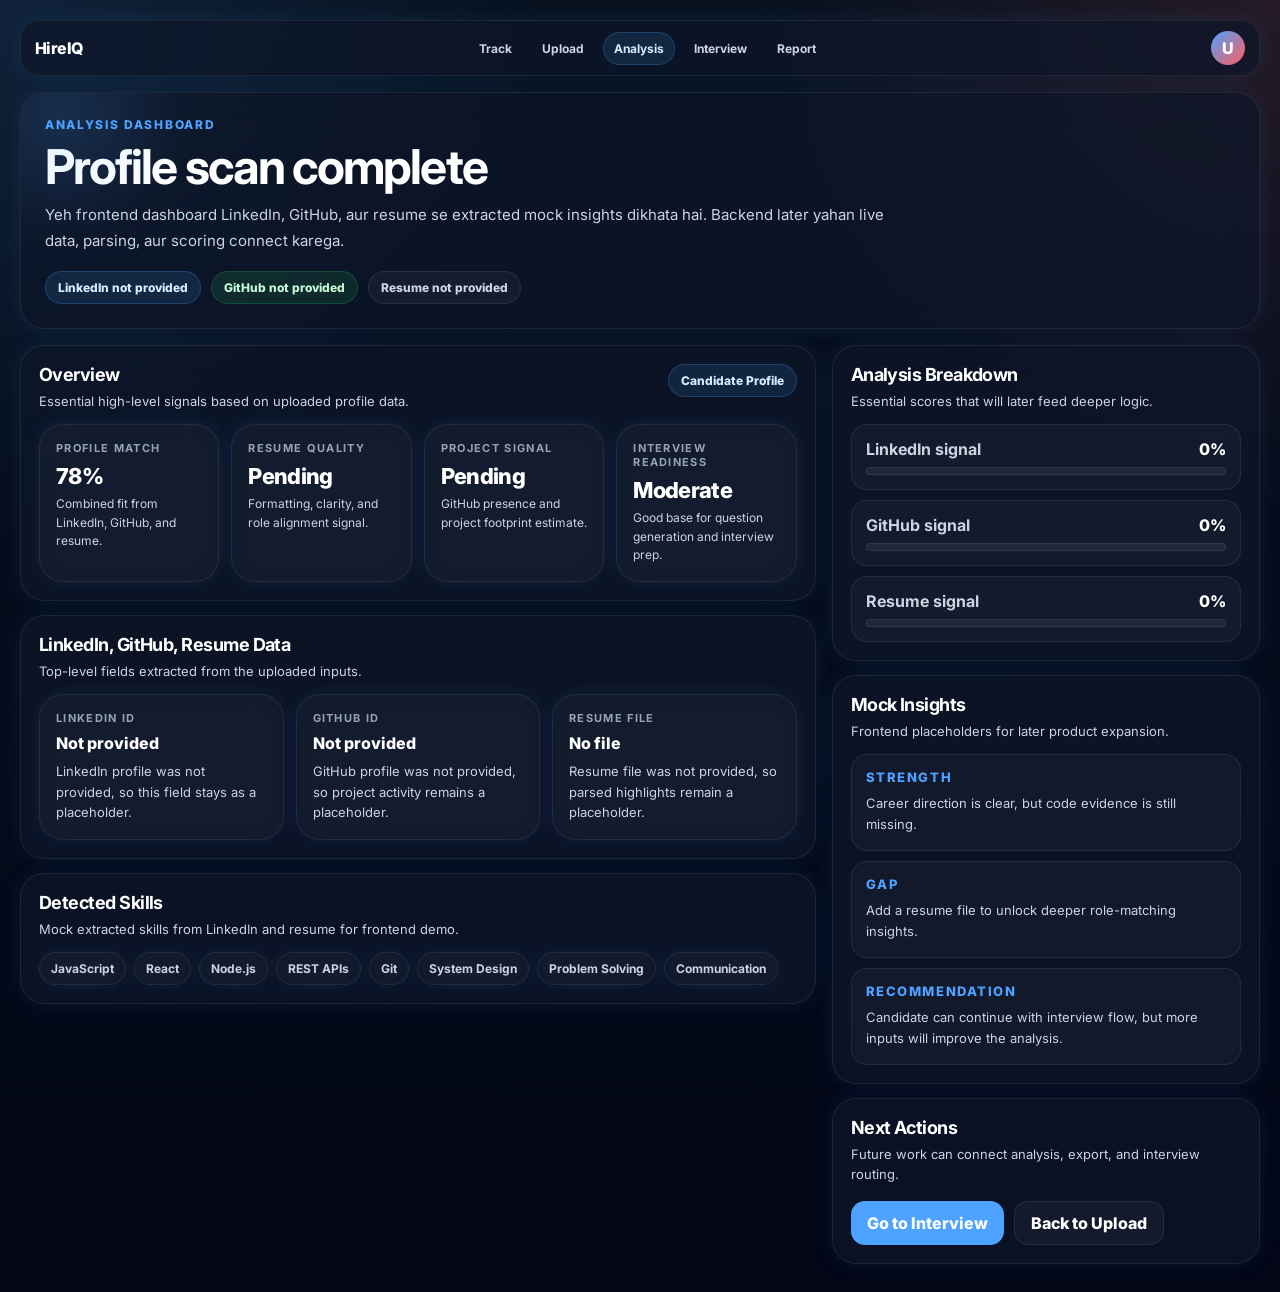
<file: analysis-dashboard.html>
<!DOCTYPE html>
<html lang="en">
<head>
  <meta charset="UTF-8" />
  <meta name="viewport" content="width=device-width, initial-scale=1.0" />
  <title>HireIQ | Analysis Dashboard</title>
  <link rel="preconnect" href="https://fonts.googleapis.com" />
  <link rel="preconnect" href="https://fonts.gstatic.com" crossorigin />
  <link href="https://fonts.googleapis.com/css2?family=Inter:wght@400;500;600;700;800&display=swap" rel="stylesheet" />
  <style>
    :root {
      --bg-primary: #020617;
      --bg-secondary: #07111f;
      --panel: rgba(15, 23, 42, 0.72);
      --border: rgba(255, 255, 255, 0.08);
      --text-primary: #ffffff;
      --text-secondary: #cbd5e1;
      --text-muted: #94a3b8;
      --blue: #4da3ff;
      --blue-soft: rgba(77, 163, 255, 0.12);
      --blue-glow: rgba(77, 163, 255, 0.18);
      --red: #ff5d5d;
      --red-soft: rgba(255, 93, 93, 0.12);
      --green: #22c55e;
      --green-soft: rgba(34, 197, 94, 0.12);
      --radius: 24px;
      --radius-md: 16px;
      --font-family: "Inter", sans-serif;
    }

    * { box-sizing: border-box; }

    body {
      margin: 0;
      min-height: 100vh;
      font-family: var(--font-family);
      color: var(--text-primary);
      background:
        radial-gradient(circle at top left, var(--blue-soft), transparent 30%),
        radial-gradient(circle at top right, var(--red-soft), transparent 28%),
        linear-gradient(180deg, var(--bg-secondary), var(--bg-primary));
    }

    .page {
      width: min(1240px, calc(100vw - 24px));
      margin: 0 auto;
      padding: 20px 0 28px;
    }

    .topbar {
      width: 100%;
      height: 56px;
      margin-bottom: 16px;
      padding: 0 14px;
      border-radius: 18px;
      border: 1px solid var(--border);
      background: rgba(15, 23, 42, 0.72);
      backdrop-filter: blur(16px);
      -webkit-backdrop-filter: blur(16px);
      display: flex;
      align-items: center;
      justify-content: space-between;
      gap: 12px;
      box-shadow: 0 0 20px rgba(77, 163, 255, 0.10);
    }
    .topbar__brand { font-weight: 800; letter-spacing: -0.03em; }
    .topbar__nav { display: flex; gap: 8px; flex-wrap: wrap; justify-content: center; }
    .topbar__link {
      text-decoration: none;
      color: var(--text-secondary);
      font-size: 12px;
      font-weight: 700;
      padding: 8px 10px;
      border-radius: 999px;
      border: 1px solid transparent;
    }
    .topbar__link.is-active {
      color: #d7ebff;
      background: rgba(77, 163, 255, 0.12);
      border-color: rgba(77, 163, 255, 0.22);
    }
    .topbar__profile {
      width: 34px;
      height: 34px;
      border-radius: 50%;
      display: grid;
      place-items: center;
      background: linear-gradient(135deg, #4da3ff, #ff5d5d);
      color: #fff;
      font-weight: 800;
      flex: 0 0 auto;
    }

    .hero, .panel, .stat, .chip, .card {
      border-radius: var(--radius);
      border: 1px solid var(--border);
      background: var(--panel);
      backdrop-filter: blur(16px);
      -webkit-backdrop-filter: blur(16px);
      box-shadow: 0 0 20px rgba(77, 163, 255, 0.10);
    }

    .hero {
      padding: 24px;
      position: relative;
      overflow: hidden;
    }

    .hero::before {
      content: "";
      position: absolute;
      inset: -120px auto auto -100px;
      width: 280px;
      height: 280px;
      border-radius: 50%;
      background: radial-gradient(circle, rgba(77, 163, 255, 0.16), transparent 66%);
      pointer-events: none;
    }

    .eyebrow {
      margin: 0 0 10px;
      color: var(--blue);
      text-transform: uppercase;
      letter-spacing: 0.14em;
      font-size: 12px;
      font-weight: 800;
    }

    h1, h2, h3, p { margin-top: 0; }

    .title {
      margin: 0 0 10px;
      font-size: clamp(30px, 4vw, 48px);
      line-height: 1.05;
      letter-spacing: -0.04em;
    }

    .subtitle {
      margin: 0;
      max-width: 860px;
      color: var(--text-secondary);
      line-height: 1.7;
      font-size: 15px;
    }

    .hero__meta {
      display: flex;
      gap: 10px;
      flex-wrap: wrap;
      margin-top: 18px;
    }

    .badge {
      display: inline-flex;
      align-items: center;
      border-radius: 999px;
      padding: 8px 12px;
      font-size: 12px;
      font-weight: 800;
      border: 1px solid transparent;
    }

    .badge--blue { background: var(--blue-soft); border-color: rgba(77,163,255,0.22); color: #d7ebff; }
    .badge--green { background: var(--green-soft); border-color: rgba(34,197,94,0.22); color: #c7f9d5; }
    .badge--neutral { background: rgba(255,255,255,0.04); border-color: var(--border); color: var(--text-secondary); }

    .layout {
      margin-top: 16px;
      display: grid;
      grid-template-columns: minmax(0, 1.3fr) minmax(320px, 0.7fr);
      gap: 16px;
      align-items: start;
    }

    .stack {
      display: grid;
      gap: 14px;
    }

    .panel {
      padding: 18px;
    }

    .section-head {
      display: flex;
      justify-content: space-between;
      gap: 12px;
      align-items: flex-start;
      margin-bottom: 12px;
    }

    .section-title {
      margin: 0;
      font-size: 18px;
      letter-spacing: -0.03em;
    }

    .section-desc {
      margin: 6px 0 0;
      color: var(--text-secondary);
      font-size: 13px;
      line-height: 1.6;
    }

    .stats {
      display: grid;
      grid-template-columns: repeat(4, minmax(0, 1fr));
      gap: 12px;
    }

    .stat {
      padding: 16px;
      background: rgba(255,255,255,0.03);
    }

    .stat__label {
      margin: 0 0 8px;
      color: var(--text-muted);
      text-transform: uppercase;
      letter-spacing: 0.12em;
      font-size: 11px;
      font-weight: 700;
    }

    .stat__value {
      margin: 0 0 6px;
      font-size: 22px;
      font-weight: 800;
      letter-spacing: -0.03em;
    }

    .stat__text {
      margin: 0;
      color: var(--text-secondary);
      font-size: 12px;
      line-height: 1.55;
    }

    .field-grid {
      display: grid;
      grid-template-columns: repeat(3, minmax(0, 1fr));
      gap: 12px;
    }

    .card {
      padding: 16px;
      background: rgba(255,255,255,0.03);
    }

    .card__label {
      margin: 0 0 8px;
      color: var(--text-muted);
      font-size: 11px;
      text-transform: uppercase;
      letter-spacing: 0.12em;
      font-weight: 700;
    }

    .card__value {
      margin: 0 0 8px;
      font-size: 16px;
      font-weight: 800;
      word-break: break-word;
    }

    .card__text {
      margin: 0;
      color: var(--text-secondary);
      font-size: 13px;
      line-height: 1.6;
    }

    .chip-row {
      display: flex;
      flex-wrap: wrap;
      gap: 8px;
    }

    .chip {
      padding: 8px 11px;
      border-radius: 999px;
      color: var(--text-secondary);
      font-size: 12px;
      font-weight: 700;
      background: rgba(255,255,255,0.03);
    }

    .list {
      display: grid;
      gap: 10px;
    }

    .metric {
      padding: 14px;
      border-radius: 16px;
      border: 1px solid var(--border);
      background: rgba(255,255,255,0.03);
    }

    .metric__top {
      display: flex;
      justify-content: space-between;
      gap: 12px;
      margin-bottom: 8px;
    }

    .metric__label {
      margin: 0;
      color: var(--text-secondary);
      font-weight: 700;
    }

    .metric__value {
      margin: 0;
      font-weight: 800;
      color: #fff;
    }

    .bar {
      height: 8px;
      border-radius: 999px;
      background: rgba(255,255,255,0.06);
      overflow: hidden;
      border: 1px solid var(--border);
    }

    .bar__fill {
      height: 100%;
      border-radius: inherit;
      background: linear-gradient(90deg, var(--blue), var(--red));
    }

    .insight {
      padding: 14px;
      border-radius: 16px;
      border: 1px solid var(--border);
      background: rgba(255,255,255,0.03);
    }

    .insight__title {
      margin: 0 0 8px;
      font-size: 13px;
      font-weight: 800;
      text-transform: uppercase;
      letter-spacing: 0.12em;
      color: var(--blue);
    }

    .insight__text {
      margin: 0;
      color: var(--text-secondary);
      line-height: 1.65;
      font-size: 13px;
    }

    .actions {
      display: flex;
      gap: 10px;
      flex-wrap: wrap;
      margin-top: 16px;
    }

    .button {
      height: 44px;
      padding: 0 16px;
      border: 0;
      border-radius: 14px;
      font: inherit;
      font-weight: 800;
      cursor: pointer;
      transition: transform 180ms ease, background 180ms ease;
    }

    .button:hover { transform: translateY(-1px); }
    .button--blue { background: var(--blue); color: #fff; }
    .button--blue:hover { background: #60aeff; }
    .button--ghost {
      background: rgba(255,255,255,0.04);
      border: 1px solid var(--border);
      color: var(--text-primary);
    }

    @media (max-width: 1060px) {
      .layout {
        grid-template-columns: 1fr;
      }

      .stats,
      .field-grid {
        grid-template-columns: repeat(2, minmax(0, 1fr));
      }
    }

    @media (max-width: 740px) {
      .page {
        width: min(100vw - 16px, 100vw);
      }

      .stats,
      .field-grid {
        grid-template-columns: 1fr;
      }
    }
  </style>
</head>
<body>
  <main class="page">
    <header class="topbar">
      <div class="topbar__brand">HireIQ</div>
      <nav class="topbar__nav" aria-label="Primary pages">
        <a href="student-dashboard.html" class="topbar__link">Track</a>
        <a href="uploading-section.html" class="topbar__link">Upload</a>
        <a href="analysis-dashboard.html" class="topbar__link is-active">Analysis</a>
        <a href="interview.html" class="topbar__link">Interview</a>
        <a href="career-intelligence-report.html" class="topbar__link">Report</a>
      </nav>
      <div class="topbar__profile" aria-label="Profile">U</div>
    </header>
    <section class="hero">
      <p class="eyebrow">Analysis Dashboard</p>
      <h1 class="title">Profile scan complete</h1>
      <p class="subtitle">
        Yeh frontend dashboard LinkedIn, GitHub, aur resume se extracted mock insights dikhata hai. Backend later yahan live data, parsing, aur scoring connect karega.
      </p>
      <div class="hero__meta">
        <span class="badge badge--blue" id="linkedinStatus">LinkedIn scanned</span>
        <span class="badge badge--green" id="githubStatus">GitHub scanned</span>
        <span class="badge badge--neutral" id="resumeStatus">Resume parsed</span>
      </div>
    </section>

    <section class="layout">
      <div class="stack">
        <section class="panel">
          <div class="section-head">
            <div>
              <h2 class="section-title">Overview</h2>
              <p class="section-desc">Essential high-level signals based on uploaded profile data.</p>
            </div>
            <span class="badge badge--blue" id="profileNameBadge">Candidate Profile</span>
          </div>

          <div class="stats">
            <article class="stat">
              <p class="stat__label">Profile Match</p>
              <p class="stat__value" id="profileMatchValue">84%</p>
              <p class="stat__text">Combined fit from LinkedIn, GitHub, and resume.</p>
            </article>
            <article class="stat">
              <p class="stat__label">Resume Quality</p>
              <p class="stat__value" id="resumeQualityValue">Strong</p>
              <p class="stat__text">Formatting, clarity, and role alignment signal.</p>
            </article>
            <article class="stat">
              <p class="stat__label">Project Signal</p>
              <p class="stat__value" id="projectSignalValue">Good</p>
              <p class="stat__text">GitHub presence and project footprint estimate.</p>
            </article>
            <article class="stat">
              <p class="stat__label">Interview Readiness</p>
              <p class="stat__value" id="readinessValue">High</p>
              <p class="stat__text">Good base for question generation and interview prep.</p>
            </article>
          </div>
        </section>

        <section class="panel">
          <div class="section-head">
            <div>
              <h2 class="section-title">LinkedIn, GitHub, Resume Data</h2>
              <p class="section-desc">Top-level fields extracted from the uploaded inputs.</p>
            </div>
          </div>

          <div class="field-grid">
            <article class="card">
              <p class="card__label">LinkedIn ID</p>
              <p class="card__value" id="linkedinValue">Not provided</p>
              <p class="card__text" id="linkedinSummary">Profile headline, experience, and career signal will be shown here.</p>
            </article>
            <article class="card">
              <p class="card__label">GitHub ID</p>
              <p class="card__value" id="githubValue">Not provided</p>
              <p class="card__text" id="githubSummary">Repositories, contributions, and code activity summary will appear here.</p>
            </article>
            <article class="card">
              <p class="card__label">Resume File</p>
              <p class="card__value" id="resumeValue">No file</p>
              <p class="card__text" id="resumeSummary">Parsed PDF highlights, skills, and keyword alignment will appear here.</p>
            </article>
          </div>
        </section>

        <section class="panel">
          <div class="section-head">
            <div>
              <h2 class="section-title">Detected Skills</h2>
              <p class="section-desc">Mock extracted skills from LinkedIn and resume for frontend demo.</p>
            </div>
          </div>
          <div class="chip-row" id="skillsRow"></div>
        </section>
      </div>

      <div class="stack">
        <section class="panel">
          <div class="section-head">
            <div>
              <h2 class="section-title">Analysis Breakdown</h2>
              <p class="section-desc">Essential scores that will later feed deeper logic.</p>
            </div>
          </div>
          <div class="list">
            <article class="metric">
              <div class="metric__top">
                <p class="metric__label">LinkedIn signal</p>
                <p class="metric__value" id="linkedinScore">79%</p>
              </div>
              <div class="bar"><div class="bar__fill" id="linkedinBar" style="width:79%"></div></div>
            </article>
            <article class="metric">
              <div class="metric__top">
                <p class="metric__label">GitHub signal</p>
                <p class="metric__value" id="githubScore">86%</p>
              </div>
              <div class="bar"><div class="bar__fill" id="githubBar" style="width:86%"></div></div>
            </article>
            <article class="metric">
              <div class="metric__top">
                <p class="metric__label">Resume signal</p>
                <p class="metric__value" id="resumeScore">82%</p>
              </div>
              <div class="bar"><div class="bar__fill" id="resumeBar" style="width:82%"></div></div>
            </article>
          </div>
        </section>

        <section class="panel">
          <div class="section-head">
            <div>
              <h2 class="section-title">Mock Insights</h2>
              <p class="section-desc">Frontend placeholders for later product expansion.</p>
            </div>
          </div>
          <div class="insight" style="margin-bottom: 10px;">
            <h3 class="insight__title">Strength</h3>
            <p class="insight__text" id="strengthText">Strong project evidence and clear role direction.</p>
          </div>
          <div class="insight" style="margin-bottom: 10px;">
            <h3 class="insight__title">Gap</h3>
            <p class="insight__text" id="gapText">Could improve in system design depth and measurable impact.</p>
          </div>
          <div class="insight">
            <h3 class="insight__title">Recommendation</h3>
            <p class="insight__text" id="recommendationText">Candidate is ready for interview flow with focused prep.</p>
          </div>
        </section>

        <section class="panel">
          <div class="section-head">
            <div>
              <h2 class="section-title">Next Actions</h2>
              <p class="section-desc">Future work can connect analysis, export, and interview routing.</p>
            </div>
          </div>
          <div class="actions">
            <button class="button button--blue" type="button" id="goInterviewBtn">Go to Interview</button>
            <button class="button button--ghost" type="button" id="backUploadBtn">Back to Upload</button>
          </div>
        </section>
      </div>
    </section>
  </main>

  <script>
    const draft = JSON.parse(localStorage.getItem("hireiq:analysisDraft") || "{}");

    const linkedin = draft.linkedinId || "Not provided";
    const github = draft.githubId || "Not provided";
    const resume = draft.resumeFileName || "No file";
    const hasLinkedin = Boolean(draft.linkedinId);
    const hasGithub = Boolean(draft.githubId);
    const hasResume = Boolean(draft.resumeFileName);

    const linkedinValue = document.getElementById("linkedinValue");
    const githubValue = document.getElementById("githubValue");
    const resumeValue = document.getElementById("resumeValue");
    const skillsRow = document.getElementById("skillsRow");

    linkedinValue.textContent = linkedin;
    githubValue.textContent = github;
    resumeValue.textContent = resume;

    document.getElementById("profileNameBadge").textContent = hasLinkedin
      ? (linkedin.replace(/^https?:\/\//, "").split("/")[0] || "Candidate Profile")
      : "Candidate Profile";

    document.getElementById("linkedinStatus").textContent = hasLinkedin ? "LinkedIn scanned" : "LinkedIn not provided";
    document.getElementById("githubStatus").textContent = hasGithub ? "GitHub scanned" : "GitHub not provided";
    document.getElementById("resumeStatus").textContent = hasResume ? "Resume parsed" : "Resume not provided";

    const linkedInSummary = hasLinkedin
      ? "Profile headline, experience, and career signal were detected from the provided LinkedIn ID."
      : "LinkedIn profile was not provided, so this field stays as a placeholder.";
    const gitHubSummary = hasGithub
      ? "Repositories, contributions, and coding activity were sampled from the provided GitHub ID."
      : "GitHub profile was not provided, so project activity remains a placeholder.";
    const resumeSummary = hasResume
      ? `Uploaded resume file ${resume} suggests experience highlights and keyword matches for the chosen role.`
      : "Resume file was not provided, so parsed highlights remain a placeholder.";

    document.getElementById("linkedinSummary").textContent = linkedInSummary;
    document.getElementById("githubSummary").textContent = gitHubSummary;
    document.getElementById("resumeSummary").textContent = resumeSummary;

    const skills = [
      "JavaScript",
      "React",
      "Node.js",
      "REST APIs",
      "Git",
      "System Design",
      "Problem Solving",
      "Communication"
    ];

    skillsRow.innerHTML = skills.map((skill) => `<span class="chip">${skill}</span>`).join("");

    const completeness = [hasLinkedin, hasGithub, hasResume].filter(Boolean).length;
    const profileMatch = [78, 84, 90][completeness] || 72;

    document.getElementById("profileMatchValue").textContent = `${profileMatch}%`;
    document.getElementById("resumeQualityValue").textContent = hasResume ? "Strong" : "Pending";
    document.getElementById("projectSignalValue").textContent = hasGithub ? "Good" : "Pending";
    document.getElementById("readinessValue").textContent = completeness >= 2 ? "High" : "Moderate";

    document.getElementById("linkedinScore").textContent = `${hasLinkedin ? 79 : 0}%`;
    document.getElementById("githubScore").textContent = `${hasGithub ? 86 : 0}%`;
    document.getElementById("resumeScore").textContent = `${hasResume ? 82 : 0}%`;
    document.getElementById("linkedinBar").style.width = `${hasLinkedin ? 79 : 0}%`;
    document.getElementById("githubBar").style.width = `${hasGithub ? 86 : 0}%`;
    document.getElementById("resumeBar").style.width = `${hasResume ? 82 : 0}%`;

    document.getElementById("strengthText").textContent = hasGithub
      ? "Strong project evidence and clear role direction."
      : "Career direction is clear, but code evidence is still missing.";
    document.getElementById("gapText").textContent = hasResume
      ? "Could improve in system design depth and measurable impact."
      : "Add a resume file to unlock deeper role-matching insights.";
    document.getElementById("recommendationText").textContent = completeness >= 2
      ? "Candidate is ready for interview flow with focused prep."
      : "Candidate can continue with interview flow, but more inputs will improve the analysis.";

    document.getElementById("goInterviewBtn").addEventListener("click", () => {
      window.location.href = "interview.html";
    });

    document.getElementById("backUploadBtn").addEventListener("click", () => {
      window.location.href = "uploading-section.html";
    });
  </script>
</body>
</html>
</file>
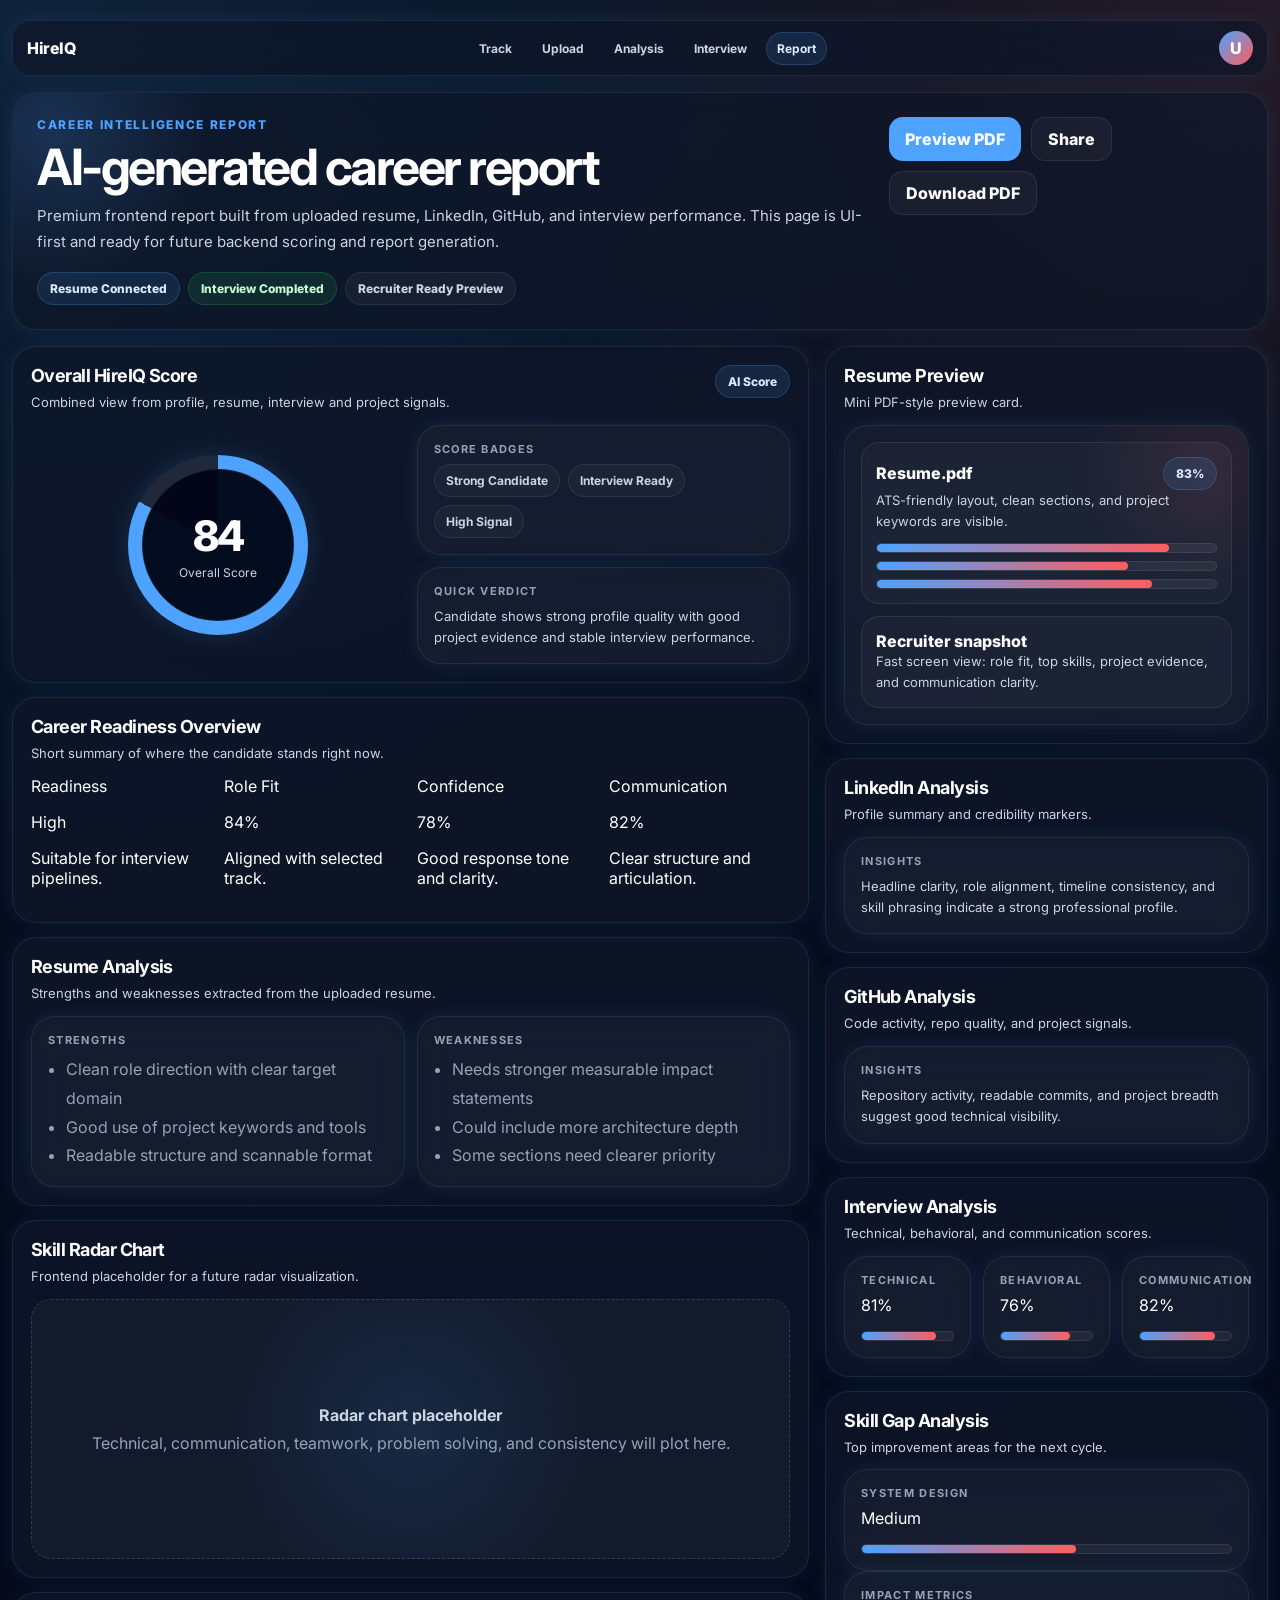
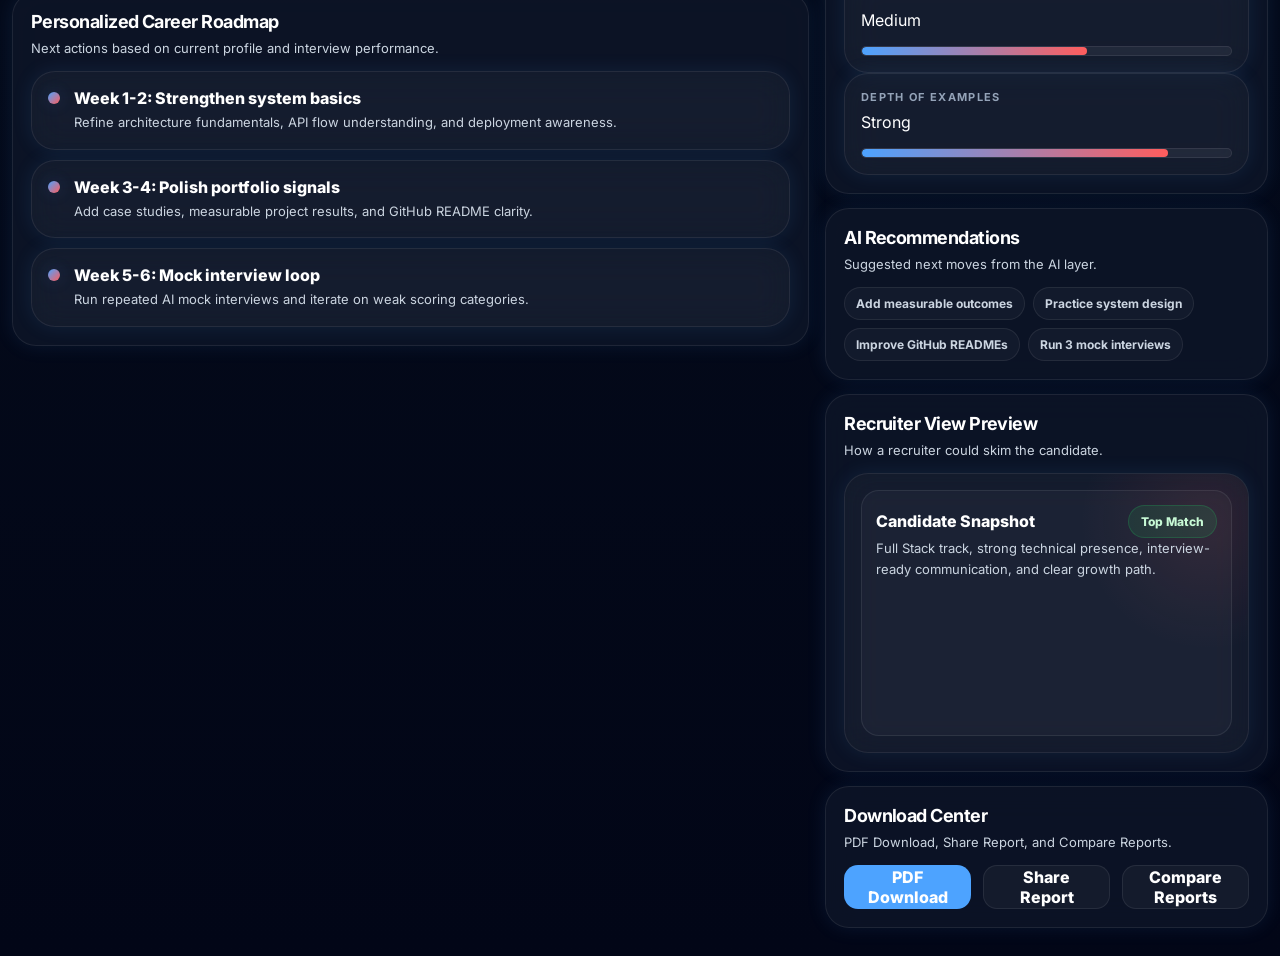
<file: career-intelligence-report.html>
<!DOCTYPE html>
<html lang="en">
<head>
  <meta charset="UTF-8" />
  <meta name="viewport" content="width=device-width, initial-scale=1.0" />
  <title>HireIQ | Career Intelligence Report</title>
  <link rel="preconnect" href="https://fonts.googleapis.com" />
  <link rel="preconnect" href="https://fonts.gstatic.com" crossorigin />
  <link href="https://fonts.googleapis.com/css2?family=Inter:wght@400;500;600;700;800&display=swap" rel="stylesheet" />
  <style>
    :root {
      --bg-primary: #020617;
      --bg-secondary: #07111f;
      --panel: rgba(15, 23, 42, 0.74);
      --panel-strong: rgba(15, 23, 42, 0.88);
      --border: rgba(255, 255, 255, 0.08);
      --text-primary: #ffffff;
      --text-secondary: #cbd5e1;
      --text-muted: #94a3b8;
      --blue: #4da3ff;
      --blue-soft: rgba(77, 163, 255, 0.12);
      --blue-glow: rgba(77, 163, 255, 0.20);
      --red: #ff5d5d;
      --red-soft: rgba(255, 93, 93, 0.12);
      --green: #22c55e;
      --green-soft: rgba(34, 197, 94, 0.12);
      --yellow: #f59e0b;
      --radius: 24px;
      --radius-md: 16px;
      --radius-sm: 12px;
      --font-family: "Inter", sans-serif;
    }

    * { box-sizing: border-box; }
    body {
      margin: 0;
      min-height: 100vh;
      font-family: var(--font-family);
      color: var(--text-primary);
      background:
        radial-gradient(circle at top left, var(--blue-soft), transparent 32%),
        radial-gradient(circle at top right, var(--red-soft), transparent 28%),
        linear-gradient(180deg, var(--bg-secondary), var(--bg-primary));
    }

    button { font: inherit; }
    .page {
      width: min(1280px, calc(100vw - 24px));
      margin: 0 auto;
      padding: 20px 0 28px;
    }
    .topbar {
      width: 100%;
      height: 56px;
      margin-bottom: 16px;
      padding: 0 14px;
      border-radius: 18px;
      border: 1px solid var(--border);
      background: rgba(15, 23, 42, 0.72);
      backdrop-filter: blur(16px);
      -webkit-backdrop-filter: blur(16px);
      display: flex;
      align-items: center;
      justify-content: space-between;
      gap: 12px;
      box-shadow: 0 0 20px rgba(77, 163, 255, 0.10);
    }
    .topbar__brand { font-weight: 800; letter-spacing: -0.03em; }
    .topbar__nav { display: flex; gap: 8px; flex-wrap: wrap; justify-content: center; }
    .topbar__link {
      text-decoration: none;
      color: var(--text-secondary);
      font-size: 12px;
      font-weight: 700;
      padding: 8px 10px;
      border-radius: 999px;
      border: 1px solid transparent;
    }
    .topbar__link.is-active {
      color: #d7ebff;
      background: rgba(77, 163, 255, 0.12);
      border-color: rgba(77, 163, 255, 0.22);
    }
    .topbar__profile {
      width: 34px;
      height: 34px;
      border-radius: 50%;
      display: grid;
      place-items: center;
      background: linear-gradient(135deg, #4da3ff, #ff5d5d);
      color: #fff;
      font-weight: 800;
      flex: 0 0 auto;
    }
    .hero, .panel, .card, .metric, .timeline-item, .preview, .modal-card {
      border-radius: var(--radius);
      border: 1px solid var(--border);
      background: var(--panel);
      backdrop-filter: blur(16px);
      -webkit-backdrop-filter: blur(16px);
      box-shadow: 0 0 20px rgba(77, 163, 255, 0.10);
    }
    .hero {
      padding: 24px;
      position: relative;
      overflow: hidden;
    }
    .hero::before {
      content: "";
      position: absolute;
      inset: -120px auto auto -120px;
      width: 320px;
      height: 320px;
      border-radius: 50%;
      background: radial-gradient(circle, rgba(77, 163, 255, 0.18), transparent 68%);
      pointer-events: none;
    }
    .eyebrow {
      margin: 0 0 10px;
      color: var(--blue);
      text-transform: uppercase;
      letter-spacing: 0.14em;
      font-size: 12px;
      font-weight: 800;
    }
    h1, h2, h3, p { margin-top: 0; }
    .title {
      margin: 0 0 10px;
      font-size: clamp(30px, 4vw, 50px);
      line-height: 1.02;
      letter-spacing: -0.05em;
    }
    .subtitle {
      margin: 0;
      max-width: 900px;
      color: var(--text-secondary);
      line-height: 1.7;
      font-size: 15px;
    }
    .hero-top {
      position: relative;
      z-index: 1;
      display: flex;
      justify-content: space-between;
      gap: 16px;
      align-items: flex-start;
    }
    .hero-actions {
      display: flex;
      gap: 10px;
      flex-wrap: wrap;
    }
    .button {
      height: 44px;
      padding: 0 16px;
      border: 0;
      border-radius: 14px;
      font-weight: 800;
      cursor: pointer;
      transition: transform 180ms ease, background 180ms ease;
    }
    .button:hover { transform: translateY(-1px); }
    .button--blue { background: var(--blue); color: #fff; }
    .button--blue:hover { background: #60aeff; }
    .button--ghost {
      background: rgba(255,255,255,0.04);
      border: 1px solid var(--border);
      color: var(--text-primary);
    }
    .badges { display: flex; gap: 8px; flex-wrap: wrap; margin-top: 18px; }
    .badge {
      display: inline-flex;
      align-items: center;
      border-radius: 999px;
      padding: 8px 12px;
      font-size: 12px;
      font-weight: 800;
      border: 1px solid transparent;
    }
    .badge--blue { background: var(--blue-soft); border-color: rgba(77,163,255,0.22); color: #d7ebff; }
    .badge--green { background: var(--green-soft); border-color: rgba(34,197,94,0.22); color: #c7f9d5; }
    .badge--neutral { background: rgba(255,255,255,0.04); border-color: var(--border); color: var(--text-secondary); }
    .layout {
      margin-top: 16px;
      display: grid;
      grid-template-columns: minmax(0, 1.35fr) minmax(320px, 0.75fr);
      gap: 16px;
      align-items: start;
    }
    .stack { display: grid; gap: 14px; }
    .panel { padding: 18px; }
    .section-head {
      display: flex;
      justify-content: space-between;
      gap: 12px;
      align-items: flex-start;
      margin-bottom: 12px;
    }
    .section-title { margin: 0; font-size: 18px; letter-spacing: -0.03em; }
    .section-desc { margin: 6px 0 0; color: var(--text-secondary); font-size: 13px; line-height: 1.6; }
    .grid-2 { display: grid; grid-template-columns: repeat(2, minmax(0, 1fr)); gap: 12px; }
    .grid-3 { display: grid; grid-template-columns: repeat(3, minmax(0, 1fr)); gap: 12px; }
    .grid-4 { display: grid; grid-template-columns: repeat(4, minmax(0, 1fr)); gap: 12px; }
    .card, .metric, .timeline-item, .preview {
      padding: 16px;
      background: rgba(255,255,255,0.03);
    }
    .card__label, .metric__label, .timeline__label {
      margin: 0 0 8px;
      color: var(--text-muted);
      text-transform: uppercase;
      letter-spacing: 0.12em;
      font-size: 11px;
      font-weight: 700;
    }
    .score-ring {
      width: 180px;
      height: 180px;
      border-radius: 50%;
      display: grid;
      place-items: center;
      background: conic-gradient(var(--blue) 0 83%, rgba(255,255,255,0.08) 83% 100%);
      box-shadow: 0 0 26px rgba(77, 163, 255, 0.16);
      margin: 0 auto;
      position: relative;
    }
    .score-ring::after {
      content: "";
      position: absolute;
      inset: 14px;
      border-radius: 50%;
      background: rgba(2, 6, 23, 0.96);
      border: 1px solid rgba(255,255,255,0.08);
    }
    .score-ring__inner {
      position: relative;
      z-index: 1;
      text-align: center;
    }
    .score-ring__value { margin: 0; font-size: 42px; font-weight: 800; letter-spacing: -0.05em; }
    .score-ring__text { margin: 4px 0 0; color: var(--text-secondary); font-size: 12px; }
    .chip-row { display: flex; flex-wrap: wrap; gap: 8px; }
    .chip {
      display: inline-flex;
      align-items: center;
      padding: 8px 11px;
      border-radius: 999px;
      background: rgba(255,255,255,0.03);
      border: 1px solid var(--border);
      color: var(--text-secondary);
      font-size: 12px;
      font-weight: 700;
    }
    .bar {
      height: 10px;
      border-radius: 999px;
      background: rgba(255,255,255,0.06);
      overflow: hidden;
      border: 1px solid var(--border);
    }
    .bar__fill { height: 100%; border-radius: inherit; background: linear-gradient(90deg, var(--blue), var(--red)); }
    .timeline { display: grid; gap: 10px; }
    .timeline-item {
      display: grid;
      grid-template-columns: 14px 1fr;
      gap: 12px;
      align-items: start;
    }
    .timeline-dot {
      width: 12px;
      height: 12px;
      border-radius: 50%;
      margin-top: 4px;
      background: linear-gradient(135deg, var(--blue), var(--red));
      box-shadow: 0 0 16px rgba(77,163,255,0.18);
    }
    .timeline-title { margin: 0 0 4px; font-weight: 800; }
    .timeline-text { margin: 0; color: var(--text-secondary); font-size: 13px; line-height: 1.6; }
    .preview {
      min-height: 280px;
      display: grid;
      gap: 12px;
      position: relative;
      overflow: hidden;
    }
    .preview::before {
      content: "";
      position: absolute;
      inset: -30% auto auto 58%;
      width: 260px;
      height: 260px;
      background: radial-gradient(circle, rgba(255,93,93,0.10), transparent 70%);
      pointer-events: none;
    }
    .preview-card {
      position: relative;
      z-index: 1;
      border-radius: 18px;
      border: 1px solid var(--border);
      background: rgba(255,255,255,0.03);
      padding: 14px;
    }
    .preview-head { display: flex; justify-content: space-between; gap: 10px; align-items: center; }
    .preview-title { margin: 0; font-weight: 800; }
    .preview-meta { margin: 0; color: var(--text-secondary); font-size: 13px; line-height: 1.6; }
    .report-layout {
      display: grid;
      gap: 12px;
    }
    .radar-box {
      height: 260px;
      border-radius: 20px;
      border: 1px dashed rgba(255,255,255,0.14);
      background:
        radial-gradient(circle at center, rgba(77,163,255,0.12), transparent 45%),
        rgba(255,255,255,0.03);
      display: grid;
      place-items: center;
      color: var(--text-secondary);
      text-align: center;
      padding: 16px;
    }
    .modal {
      position: fixed;
      inset: 0;
      display: none;
      align-items: center;
      justify-content: center;
      padding: 16px;
      background: rgba(2, 6, 23, 0.78);
      backdrop-filter: blur(8px);
      z-index: 50;
    }
    .modal[aria-hidden="false"] { display: flex; }
    .modal-card {
      width: min(880px, 100%);
      padding: 20px;
      background: var(--panel-strong);
    }
    .pdf-preview {
      min-height: 440px;
      border-radius: 18px;
      border: 1px solid var(--border);
      background:
        linear-gradient(180deg, rgba(255,255,255,0.06), rgba(255,255,255,0.03));
      padding: 18px;
      display: grid;
      gap: 12px;
    }
    .pdf-preview__sheet {
      flex: 1;
      border-radius: 16px;
      background: #fff;
      color: #0f172a;
      padding: 22px;
      display: grid;
      gap: 12px;
      align-content: start;
    }
    .pdf-preview__title {
      margin: 0;
      font-size: 22px;
      font-weight: 800;
    }
    .pdf-preview__text {
      margin: 0;
      color: #334155;
      line-height: 1.6;
      font-size: 13px;
    }
    .pdf-preview__bar {
      height: 10px;
      border-radius: 999px;
      background: #e2e8f0;
      overflow: hidden;
    }
    .pdf-preview__bar-fill {
      height: 100%;
      border-radius: inherit;
      background: linear-gradient(90deg, #2563eb, #dc2626);
      width: 83%;
    }
    .muted { color: var(--text-muted); }
    @media (max-width: 1080px) {
      .layout { grid-template-columns: 1fr; }
      .grid-4, .grid-3 { grid-template-columns: repeat(2, minmax(0, 1fr)); }
    }
    @media (max-width: 760px) {
      .page { width: min(100vw - 16px, 100vw); }
      .hero-top { flex-direction: column; }
      .grid-2, .grid-3, .grid-4 { grid-template-columns: 1fr; }
      .score-ring { width: 160px; height: 160px; }
      .modal-card { padding: 14px; }
    }
  </style>
</head>
<body>
  <main class="page">
    <header class="topbar">
      <div class="topbar__brand">HireIQ</div>
      <nav class="topbar__nav" aria-label="Primary pages">
        <a href="student-dashboard.html" class="topbar__link">Track</a>
        <a href="uploading-section.html" class="topbar__link">Upload</a>
        <a href="analysis-dashboard.html" class="topbar__link">Analysis</a>
        <a href="interview.html" class="topbar__link">Interview</a>
        <a href="career-intelligence-report.html" class="topbar__link is-active">Report</a>
      </nav>
      <div class="topbar__profile" aria-label="Profile">U</div>
    </header>
    <section class="hero">
      <div class="hero-top">
        <div>
          <p class="eyebrow">Career Intelligence Report</p>
          <h1 class="title">AI-generated career report</h1>
          <p class="subtitle">
            Premium frontend report built from uploaded resume, LinkedIn, GitHub, and interview performance.
            This page is UI-first and ready for future backend scoring and report generation.
          </p>
          <div class="badges">
            <span class="badge badge--blue">Resume Connected</span>
            <span class="badge badge--green">Interview Completed</span>
            <span class="badge badge--neutral">Recruiter Ready Preview</span>
          </div>
        </div>
        <div class="hero-actions">
          <button class="button button--blue" id="openPdfBtn" type="button">Preview PDF</button>
          <button class="button button--ghost" id="shareBtn" type="button">Share</button>
          <button class="button button--ghost" id="downloadBtn" type="button">Download PDF</button>
        </div>
      </div>
    </section>

    <section class="layout">
      <div class="stack">
        <section class="panel">
          <div class="section-head">
            <div>
              <h2 class="section-title">Overall HireIQ Score</h2>
              <p class="section-desc">Combined view from profile, resume, interview and project signals.</p>
            </div>
            <span class="badge badge--blue">AI Score</span>
          </div>
          <div class="grid-2" style="align-items:center;">
            <div style="display:grid; place-items:center; padding: 12px 0;">
              <div class="score-ring">
                <div class="score-ring__inner">
                  <p class="score-ring__value">84</p>
                  <p class="score-ring__text">Overall Score</p>
                </div>
              </div>
            </div>
            <div class="report-layout">
              <article class="card">
                <p class="card__label">Score Badges</p>
                <div class="chip-row">
                  <span class="chip">Strong Candidate</span>
                  <span class="chip">Interview Ready</span>
                  <span class="chip">High Signal</span>
                </div>
              </article>
              <article class="card">
                <p class="card__label">Quick Verdict</p>
                <p class="preview-meta">Candidate shows strong profile quality with good project evidence and stable interview performance.</p>
              </article>
            </div>
          </div>
        </section>

        <section class="panel">
          <div class="section-head">
            <div>
              <h2 class="section-title">Career Readiness Overview</h2>
              <p class="section-desc">Short summary of where the candidate stands right now.</p>
            </div>
          </div>
          <div class="grid-4">
            <article class="stat">
              <p class="stat__label">Readiness</p>
              <p class="stat__value">High</p>
              <p class="stat__text">Suitable for interview pipelines.</p>
            </article>
            <article class="stat">
              <p class="stat__label">Role Fit</p>
              <p class="stat__value">84%</p>
              <p class="stat__text">Aligned with selected track.</p>
            </article>
            <article class="stat">
              <p class="stat__label">Confidence</p>
              <p class="stat__value">78%</p>
              <p class="stat__text">Good response tone and clarity.</p>
            </article>
            <article class="stat">
              <p class="stat__label">Communication</p>
              <p class="stat__value">82%</p>
              <p class="stat__text">Clear structure and articulation.</p>
            </article>
          </div>
        </section>

        <section class="panel">
          <div class="section-head">
            <div>
              <h2 class="section-title">Resume Analysis</h2>
              <p class="section-desc">Strengths and weaknesses extracted from the uploaded resume.</p>
            </div>
          </div>
          <div class="grid-2">
            <article class="card">
              <p class="card__label">Strengths</p>
              <ul class="muted" style="margin:0; padding-left: 18px; line-height: 1.8;">
                <li>Clean role direction with clear target domain</li>
                <li>Good use of project keywords and tools</li>
                <li>Readable structure and scannable format</li>
              </ul>
            </article>
            <article class="card">
              <p class="card__label">Weaknesses</p>
              <ul class="muted" style="margin:0; padding-left: 18px; line-height: 1.8;">
                <li>Needs stronger measurable impact statements</li>
                <li>Could include more architecture depth</li>
                <li>Some sections need clearer priority</li>
              </ul>
            </article>
          </div>
        </section>

        <section class="panel">
          <div class="section-head">
            <div>
              <h2 class="section-title">Skill Radar Chart</h2>
              <p class="section-desc">Frontend placeholder for a future radar visualization.</p>
            </div>
          </div>
          <div class="radar-box">
            <div>
              <strong>Radar chart placeholder</strong>
              <p class="muted" style="margin: 8px 0 0;">Technical, communication, teamwork, problem solving, and consistency will plot here.</p>
            </div>
          </div>
        </section>

        <section class="panel">
          <div class="section-head">
            <div>
              <h2 class="section-title">Personalized Career Roadmap</h2>
              <p class="section-desc">Next actions based on current profile and interview performance.</p>
            </div>
          </div>
          <div class="timeline">
            <div class="timeline-item">
              <div class="timeline-dot"></div>
              <div>
                <p class="timeline-title">Week 1-2: Strengthen system basics</p>
                <p class="timeline-text">Refine architecture fundamentals, API flow understanding, and deployment awareness.</p>
              </div>
            </div>
            <div class="timeline-item">
              <div class="timeline-dot"></div>
              <div>
                <p class="timeline-title">Week 3-4: Polish portfolio signals</p>
                <p class="timeline-text">Add case studies, measurable project results, and GitHub README clarity.</p>
              </div>
            </div>
            <div class="timeline-item">
              <div class="timeline-dot"></div>
              <div>
                <p class="timeline-title">Week 5-6: Mock interview loop</p>
                <p class="timeline-text">Run repeated AI mock interviews and iterate on weak scoring categories.</p>
              </div>
            </div>
          </div>
        </section>
      </div>

      <div class="stack">
        <section class="panel">
          <div class="section-head">
            <div>
              <h2 class="section-title">Resume Preview</h2>
              <p class="section-desc">Mini PDF-style preview card.</p>
            </div>
          </div>
          <div class="preview">
            <div class="preview-card">
              <div class="preview-head">
                <p class="preview-title">Resume.pdf</p>
                <span class="badge badge--blue">83%</span>
              </div>
              <p class="preview-meta">ATS-friendly layout, clean sections, and project keywords are visible.</p>
              <div style="display:grid; gap:8px; margin-top: 12px;">
                <div class="bar"><div class="bar__fill" style="width:86%"></div></div>
                <div class="bar"><div class="bar__fill" style="width:74%"></div></div>
                <div class="bar"><div class="bar__fill" style="width:81%"></div></div>
              </div>
            </div>
            <div class="preview-card">
              <p class="preview-title" style="font-size:16px;">Recruiter snapshot</p>
              <p class="preview-meta">Fast screen view: role fit, top skills, project evidence, and communication clarity.</p>
            </div>
          </div>
        </section>

        <section class="panel">
          <div class="section-head">
            <div>
              <h2 class="section-title">LinkedIn Analysis</h2>
              <p class="section-desc">Profile summary and credibility markers.</p>
            </div>
          </div>
          <div class="card">
            <p class="card__label">Insights</p>
            <p class="preview-meta">Headline clarity, role alignment, timeline consistency, and skill phrasing indicate a strong professional profile.</p>
          </div>
        </section>

        <section class="panel">
          <div class="section-head">
            <div>
              <h2 class="section-title">GitHub Analysis</h2>
              <p class="section-desc">Code activity, repo quality, and project signals.</p>
            </div>
          </div>
          <div class="card">
            <p class="card__label">Insights</p>
            <p class="preview-meta">Repository activity, readable commits, and project breadth suggest good technical visibility.</p>
          </div>
        </section>

        <section class="panel">
          <div class="section-head">
            <div>
              <h2 class="section-title">Interview Analysis</h2>
              <p class="section-desc">Technical, behavioral, and communication scores.</p>
            </div>
          </div>
          <div class="grid-3">
            <article class="metric">
              <p class="metric__label">Technical</p>
              <p class="metric__value">81%</p>
              <div class="bar"><div class="bar__fill" style="width:81%"></div></div>
            </article>
            <article class="metric">
              <p class="metric__label">Behavioral</p>
              <p class="metric__value">76%</p>
              <div class="bar"><div class="bar__fill" style="width:76%"></div></div>
            </article>
            <article class="metric">
              <p class="metric__label">Communication</p>
              <p class="metric__value">82%</p>
              <div class="bar"><div class="bar__fill" style="width:82%"></div></div>
            </article>
          </div>
        </section>

        <section class="panel">
          <div class="section-head">
            <div>
              <h2 class="section-title">Skill Gap Analysis</h2>
              <p class="section-desc">Top improvement areas for the next cycle.</p>
            </div>
          </div>
          <div class="list">
            <div class="metric">
              <div class="metric__top">
                <p class="metric__label">System Design</p>
                <p class="metric__value">Medium</p>
              </div>
              <div class="bar"><div class="bar__fill" style="width:58%"></div></div>
            </div>
            <div class="metric">
              <div class="metric__top">
                <p class="metric__label">Impact Metrics</p>
                <p class="metric__value">Medium</p>
              </div>
              <div class="bar"><div class="bar__fill" style="width:61%"></div></div>
            </div>
            <div class="metric">
              <div class="metric__top">
                <p class="metric__label">Depth of Examples</p>
                <p class="metric__value">Strong</p>
              </div>
              <div class="bar"><div class="bar__fill" style="width:83%"></div></div>
            </div>
          </div>
        </section>

        <section class="panel">
          <div class="section-head">
            <div>
              <h2 class="section-title">AI Recommendations</h2>
              <p class="section-desc">Suggested next moves from the AI layer.</p>
            </div>
          </div>
          <div class="chip-row">
            <span class="chip">Add measurable outcomes</span>
            <span class="chip">Practice system design</span>
            <span class="chip">Improve GitHub READMEs</span>
            <span class="chip">Run 3 mock interviews</span>
          </div>
        </section>

        <section class="panel">
          <div class="section-head">
            <div>
              <h2 class="section-title">Recruiter View Preview</h2>
              <p class="section-desc">How a recruiter could skim the candidate.</p>
            </div>
          </div>
          <div class="preview">
            <div class="preview-card">
              <div class="preview-head">
                <p class="preview-title">Candidate Snapshot</p>
                <span class="badge badge--green">Top Match</span>
              </div>
              <p class="preview-meta">Full Stack track, strong technical presence, interview-ready communication, and clear growth path.</p>
            </div>
          </div>
        </section>

        <section class="panel">
          <div class="section-head">
            <div>
              <h2 class="section-title">Download Center</h2>
              <p class="section-desc">PDF Download, Share Report, and Compare Reports.</p>
            </div>
          </div>
          <div class="grid-3">
            <button class="button button--blue" id="downloadPdfBtn" type="button">PDF Download</button>
            <button class="button button--ghost" id="shareReportBtn" type="button">Share Report</button>
            <button class="button button--ghost" id="compareBtn" type="button">Compare Reports</button>
          </div>
        </section>
      </div>
    </section>
  </main>

  <div class="modal" id="pdfModal" aria-hidden="true" role="dialog" aria-modal="true" aria-labelledby="pdfTitle">
    <div class="modal-card">
      <div class="section-head">
        <div>
          <h2 class="section-title" id="pdfTitle">PDF Preview</h2>
          <p class="section-desc">Frontend-only preview modal for the final report PDF.</p>
        </div>
        <button class="button button--ghost" id="closePdfBtn" type="button">Close</button>
      </div>
      <div class="pdf-preview">
        <div class="pdf-preview__sheet">
          <p class="eyebrow" style="margin-bottom: 0;">HireIQ Career Intelligence Report</p>
          <p class="pdf-preview__title">Candidate Summary</p>
          <p class="pdf-preview__text">Overall Score 84. Strong candidate with good profile, project presence, and interview performance.</p>
          <div class="grid-2">
            <div class="card">
              <p class="card__label">Top Strengths</p>
              <p class="pdf-preview__text">Strong technical signal, clear communication, and solid role direction.</p>
            </div>
            <div class="card">
              <p class="card__label">Focus Areas</p>
              <p class="pdf-preview__text">System design depth, measurable impact, and more detailed examples.</p>
            </div>
          </div>
          <div>
            <p class="card__label">Overall Progress</p>
            <div class="pdf-preview__bar"><div class="pdf-preview__bar-fill"></div></div>
          </div>
        </div>
      </div>
    </div>
  </div>

  <script>
    const pdfModal = document.getElementById("pdfModal");
    const openPdfBtn = document.getElementById("openPdfBtn");
    const downloadBtn = document.getElementById("downloadBtn");
    const downloadPdfBtn = document.getElementById("downloadPdfBtn");
    const shareBtn = document.getElementById("shareBtn");
    const shareReportBtn = document.getElementById("shareReportBtn");
    const compareBtn = document.getElementById("compareBtn");
    const closePdfBtn = document.getElementById("closePdfBtn");

    function openPdf() {
      pdfModal.setAttribute("aria-hidden", "false");
      document.body.style.overflow = "hidden";
    }

    function closePdf() {
      pdfModal.setAttribute("aria-hidden", "true");
      document.body.style.overflow = "";
    }

    openPdfBtn.addEventListener("click", openPdf);
    downloadBtn.addEventListener("click", openPdf);
    downloadPdfBtn.addEventListener("click", openPdf);
    shareBtn.addEventListener("click", () => alert("Share flow will be added later."));
    shareReportBtn.addEventListener("click", () => alert("Share flow will be added later."));
    compareBtn.addEventListener("click", () => alert("Compare reports UI will be added later."));
    closePdfBtn.addEventListener("click", closePdf);
    pdfModal.addEventListener("click", (event) => {
      if (event.target === pdfModal) closePdf();
    });
  </script>
</body>
</html>
</file>
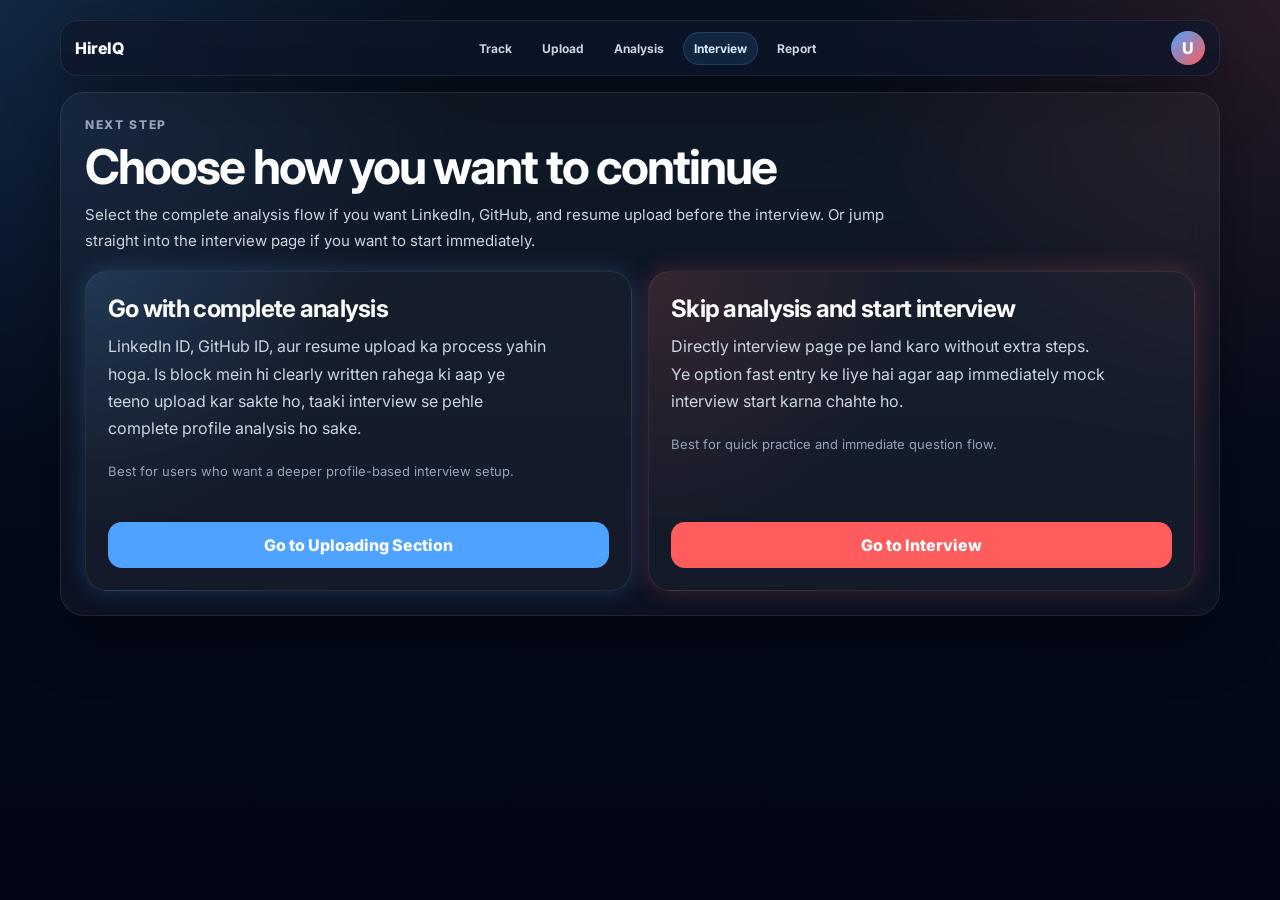
<file: interview-choice.html>
<!DOCTYPE html>
<html lang="en">
<head>
  <meta charset="UTF-8" />
  <meta name="viewport" content="width=device-width, initial-scale=1.0" />
  <title>HireIQ | Interview Choice</title>
  <link rel="preconnect" href="https://fonts.googleapis.com" />
  <link rel="preconnect" href="https://fonts.gstatic.com" crossorigin />
  <link href="https://fonts.googleapis.com/css2?family=Inter:wght@400;500;600;700;800&display=swap" rel="stylesheet" />
  <style>
    :root {
      --bg-primary: #020617;
      --bg-secondary: #07111f;
      --border: rgba(255, 255, 255, 0.08);
      --text-primary: #ffffff;
      --text-secondary: #cbd5e1;
      --text-muted: #94a3b8;
      --blue: #4da3ff;
      --blue-soft: rgba(77, 163, 255, 0.14);
      --blue-glow: rgba(77, 163, 255, 0.22);
      --red: #ff5d5d;
      --red-soft: rgba(255, 93, 93, 0.14);
      --red-glow: rgba(255, 93, 93, 0.22);
      --radius: 24px;
      --font-family: "Inter", sans-serif;
    }

    * { box-sizing: border-box; }

    body {
      margin: 0;
      min-height: 100vh;
      font-family: var(--font-family);
      color: var(--text-primary);
      background:
        radial-gradient(circle at top left, rgba(77, 163, 255, 0.16), transparent 30%),
        radial-gradient(circle at top right, rgba(255, 93, 93, 0.14), transparent 28%),
        linear-gradient(180deg, var(--bg-secondary), var(--bg-primary));
    }

    .page {
      width: min(1160px, calc(100vw - 24px));
      margin: 0 auto;
      padding: 20px 0 28px;
    }

    .topbar {
      width: 100%;
      height: 56px;
      margin-bottom: 16px;
      padding: 0 14px;
      border-radius: 18px;
      border: 1px solid var(--border);
      background: rgba(15, 23, 42, 0.72);
      backdrop-filter: blur(16px);
      -webkit-backdrop-filter: blur(16px);
      display: flex;
      align-items: center;
      justify-content: space-between;
      gap: 12px;
      box-shadow: 0 20px 60px rgba(0, 0, 0, 0.35);
    }

    .topbar__brand { font-weight: 800; letter-spacing: -0.03em; }
    .topbar__nav { display: flex; gap: 8px; flex-wrap: wrap; justify-content: center; }
    .topbar__link {
      text-decoration: none;
      color: var(--text-secondary);
      font-size: 12px;
      font-weight: 700;
      padding: 8px 10px;
      border-radius: 999px;
      border: 1px solid transparent;
    }
    .topbar__link.is-active {
      color: #d7ebff;
      background: rgba(77, 163, 255, 0.12);
      border-color: rgba(77, 163, 255, 0.22);
    }
    .topbar__profile {
      width: 34px;
      height: 34px;
      border-radius: 50%;
      display: grid;
      place-items: center;
      background: linear-gradient(135deg, #4da3ff, #ff5d5d);
      color: #fff;
      font-weight: 800;
      flex: 0 0 auto;
    }

    .hero {
      border-radius: var(--radius);
      border: 1px solid var(--border);
      background: rgba(255, 255, 255, 0.04);
      backdrop-filter: blur(16px);
      -webkit-backdrop-filter: blur(16px);
      padding: 24px;
      box-shadow: 0 20px 60px rgba(0, 0, 0, 0.35);
    }

    .eyebrow {
      margin: 0 0 10px;
      color: var(--text-muted);
      text-transform: uppercase;
      letter-spacing: 0.14em;
      font-size: 12px;
      font-weight: 800;
    }

    h1 {
      margin: 0 0 10px;
      font-size: clamp(30px, 4vw, 48px);
      line-height: 1.05;
      letter-spacing: -0.04em;
    }

    .subtitle {
      margin: 0;
      max-width: 820px;
      color: var(--text-secondary);
      line-height: 1.7;
      font-size: 15px;
    }

    .grid {
      margin-top: 18px;
      display: grid;
      grid-template-columns: repeat(2, minmax(0, 1fr));
      gap: 16px;
    }

    .choice {
      border-radius: 22px;
      border: 1px solid var(--border);
      min-height: 320px;
      padding: 22px;
      position: relative;
      overflow: hidden;
      display: flex;
      flex-direction: column;
      justify-content: space-between;
      transition: transform 180ms ease, border-color 180ms ease;
    }

    .choice:hover {
      transform: translateY(-2px);
    }

    .choice--blue {
      background:
        radial-gradient(circle at top left, var(--blue-soft), transparent 42%),
        rgba(255, 255, 255, 0.03);
      box-shadow: 0 0 24px var(--blue-glow);
    }

    .choice--red {
      background:
        radial-gradient(circle at top left, var(--red-soft), transparent 42%),
        rgba(255, 255, 255, 0.03);
      box-shadow: 0 0 24px var(--red-glow);
    }

    .choice__head {
      position: relative;
      z-index: 1;
    }

    .choice__title {
      margin: 0 0 10px;
      font-size: 24px;
      letter-spacing: -0.03em;
    }

    .choice__text {
      margin: 0;
      color: var(--text-secondary);
      line-height: 1.7;
      max-width: 440px;
    }

    .choice__note {
      margin: 18px 0 0;
      color: var(--text-muted);
      font-size: 13px;
      line-height: 1.7;
    }

    .choice__button {
      margin-top: 18px;
      height: 46px;
      border: 0;
      border-radius: 14px;
      padding: 0 16px;
      font: inherit;
      font-weight: 800;
      color: #fff;
      cursor: pointer;
      transition: transform 180ms ease, opacity 180ms ease, background 180ms ease;
    }

    .choice__button:hover { transform: translateY(-1px); }

    .choice__button--blue { background: var(--blue); }
    .choice__button--blue:hover { background: #60aeff; }
    .choice__button--red { background: var(--red); }
    .choice__button--red:hover { background: #ff7474; }

    .mini-tag {
      display: inline-flex;
      align-items: center;
      gap: 8px;
      border-radius: 999px;
      padding: 8px 12px;
      margin-bottom: 16px;
      font-size: 12px;
      font-weight: 800;
      letter-spacing: 0.02em;
    }

    .mini-tag--blue {
      background: rgba(77, 163, 255, 0.12);
      border: 1px solid rgba(77, 163, 255, 0.24);
      color: #d7ebff;
    }

    .mini-tag--red {
      background: rgba(255, 93, 93, 0.12);
      border: 1px solid rgba(255, 93, 93, 0.24);
      color: #ffd5d5;
    }

    .foot {
      margin-top: 16px;
      color: var(--text-muted);
      font-size: 12px;
      line-height: 1.6;
    }

    @media (max-width: 900px) {
      .grid { grid-template-columns: 1fr; }
      .page { width: min(100vw - 16px, 100vw); }
      .choice { min-height: 0; }
    }
  </style>
</head>
<body>
  <main class="page">
    <header class="topbar">
      <div class="topbar__brand">HireIQ</div>
      <nav class="topbar__nav" aria-label="Primary pages">
        <a href="student-dashboard.html" class="topbar__link">Track</a>
        <a href="uploading-section.html" class="topbar__link">Upload</a>
        <a href="analysis-dashboard.html" class="topbar__link">Analysis</a>
        <a href="interview.html" class="topbar__link is-active">Interview</a>
        <a href="career-intelligence-report.html" class="topbar__link">Report</a>
      </nav>
      <div class="topbar__profile" aria-label="Profile">U</div>
    </header>
    <section class="hero">
      <p class="eyebrow">Next step</p>
      <h1>Choose how you want to continue</h1>
      <p class="subtitle">
        Select the complete analysis flow if you want LinkedIn, GitHub, and resume upload before the interview.
        Or jump straight into the interview page if you want to start immediately.
      </p>

      <div class="grid">
        <section class="choice choice--blue" aria-label="Complete analysis option">
          <div class="choice__head">
            <h2 class="choice__title">Go with complete analysis</h2>
            <p class="choice__text">
              LinkedIn ID, GitHub ID, aur resume upload ka process yahin hoga. Is block mein hi clearly written rahega
              ki aap ye teeno upload kar sakte ho, taaki interview se pehle complete profile analysis ho sake.
            </p>
            <p class="choice__note">
              Best for users who want a deeper profile-based interview setup.
            </p>
          </div>
          <button class="choice__button choice__button--blue" type="button" id="uploadBtn">Go to Uploading Section</button>
        </section>

        <section class="choice choice--red" aria-label="Direct interview option">
          <div class="choice__head">
            <h2 class="choice__title">Skip analysis and start interview</h2>
            <p class="choice__text">
              Directly interview page pe land karo without extra steps. Ye option fast entry ke liye hai agar aap
              immediately mock interview start karna chahte ho.
            </p>
            <p class="choice__note">
              Best for quick practice and immediate question flow.
            </p>
          </div>
          <button class="choice__button choice__button--red" type="button" id="interviewBtn">Go to Interview</button>
        </section>
      </div>

    </section>
  </main>

  <script>
    const uploadBtn = document.getElementById("uploadBtn");
    const interviewBtn = document.getElementById("interviewBtn");

    uploadBtn.addEventListener("click", () => {
      window.location.href = "uploading-section.html";
    });

    interviewBtn.addEventListener("click", () => {
      window.location.href = "interview.html";
    });
  </script>
</body>
</html>
</file>
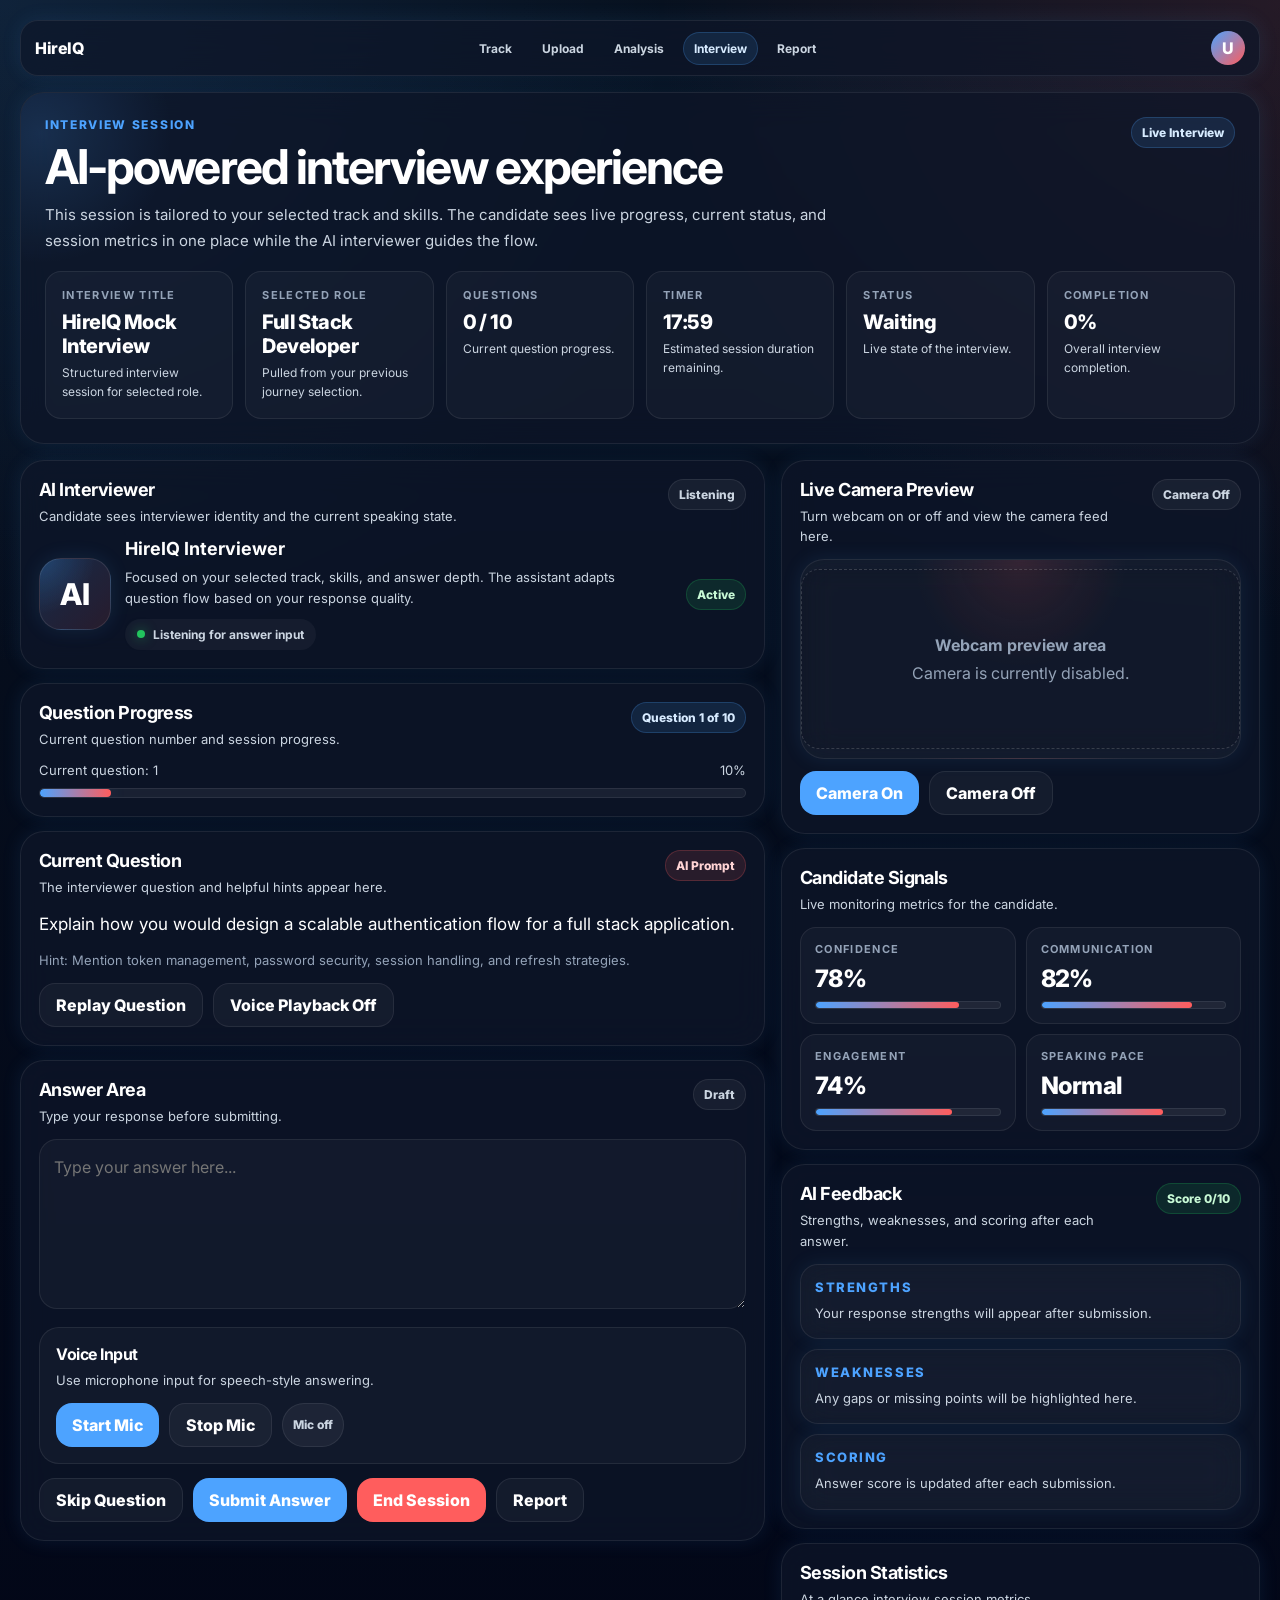
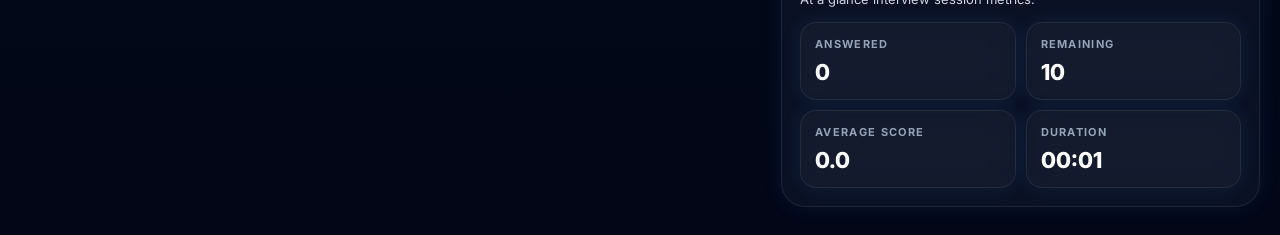
<file: interview.html>
<!DOCTYPE html>
<html lang="en">
<head>
  <meta charset="UTF-8" />
  <meta name="viewport" content="width=device-width, initial-scale=1.0" />
  <title>HireIQ | Interview</title>
  <link rel="preconnect" href="https://fonts.googleapis.com" />
  <link rel="preconnect" href="https://fonts.gstatic.com" crossorigin />
  <link href="https://fonts.googleapis.com/css2?family=Inter:wght@400;500;600;700;800&display=swap" rel="stylesheet" />
  <style>
    :root {
      --bg-primary: #020617;
      --bg-secondary: #07111f;
      --panel: rgba(15, 23, 42, 0.72);
      --panel-strong: rgba(15, 23, 42, 0.84);
      --border: rgba(255, 255, 255, 0.08);
      --border-strong: rgba(255, 255, 255, 0.12);
      --text-primary: #ffffff;
      --text-secondary: #cbd5e1;
      --text-muted: #94a3b8;
      --blue: #4da3ff;
      --blue-soft: rgba(77, 163, 255, 0.12);
      --blue-glow: rgba(77, 163, 255, 0.18);
      --red: #ff5d5d;
      --red-soft: rgba(255, 93, 93, 0.12);
      --red-glow: rgba(255, 93, 93, 0.18);
      --green: #22c55e;
      --green-soft: rgba(34, 197, 94, 0.12);
      --yellow: #f59e0b;
      --radius: 24px;
      --radius-md: 16px;
      --radius-sm: 12px;
      --font-family: "Inter", sans-serif;
    }

    * { box-sizing: border-box; }

    body {
      margin: 0;
      min-height: 100vh;
      font-family: var(--font-family);
      color: var(--text-primary);
      background:
        radial-gradient(circle at top left, var(--blue-soft), transparent 30%),
        radial-gradient(circle at top right, var(--red-soft), transparent 28%),
        linear-gradient(180deg, var(--bg-secondary), var(--bg-primary));
    }

    button, textarea {
      font: inherit;
    }

    .page {
      width: min(1240px, calc(100vw - 24px));
      margin: 0 auto;
      padding: 20px 0 28px;
    }

    .topbar {
      width: 100%;
      height: 56px;
      margin-bottom: 16px;
      padding: 0 14px;
      border-radius: 18px;
      border: 1px solid var(--border);
      background: rgba(15, 23, 42, 0.72);
      backdrop-filter: blur(16px);
      -webkit-backdrop-filter: blur(16px);
      display: flex;
      align-items: center;
      justify-content: space-between;
      gap: 12px;
      box-shadow: 0 0 20px rgba(77, 163, 255, 0.10);
    }
    .topbar__brand { font-weight: 800; letter-spacing: -0.03em; }
    .topbar__nav { display: flex; gap: 8px; flex-wrap: wrap; justify-content: center; }
    .topbar__link {
      text-decoration: none;
      color: var(--text-secondary);
      font-size: 12px;
      font-weight: 700;
      padding: 8px 10px;
      border-radius: 999px;
      border: 1px solid transparent;
    }
    .topbar__link.is-active {
      color: #d7ebff;
      background: rgba(77, 163, 255, 0.12);
      border-color: rgba(77, 163, 255, 0.22);
    }
    .topbar__profile {
      width: 34px;
      height: 34px;
      border-radius: 50%;
      display: grid;
      place-items: center;
      background: linear-gradient(135deg, #4da3ff, #ff5d5d);
      color: #fff;
      font-weight: 800;
      flex: 0 0 auto;
    }

    .hero, .panel, .mini-panel, .stat-card, .feedback-card, .camera-box, .modal-card {
      border-radius: var(--radius);
      border: 1px solid var(--border);
      background: var(--panel);
      backdrop-filter: blur(16px);
      -webkit-backdrop-filter: blur(16px);
      box-shadow: 0 0 20px rgba(77, 163, 255, 0.10);
    }

    .hero {
      padding: 24px;
      overflow: hidden;
      position: relative;
    }

    .hero::before {
      content: "";
      position: absolute;
      inset: -100px auto auto -120px;
      width: 280px;
      height: 280px;
      border-radius: 50%;
      background: radial-gradient(circle, rgba(77, 163, 255, 0.16), transparent 66%);
      pointer-events: none;
    }

    .eyebrow {
      margin: 0 0 10px;
      color: var(--blue);
      text-transform: uppercase;
      letter-spacing: 0.14em;
      font-size: 12px;
      font-weight: 800;
    }

    h1, h2, h3, p {
      margin-top: 0;
    }

    .hero__head {
      position: relative;
      z-index: 1;
      display: flex;
      justify-content: space-between;
      gap: 16px;
      align-items: flex-start;
    }

    .title {
      margin: 0 0 10px;
      font-size: clamp(30px, 4vw, 48px);
      line-height: 1.05;
      letter-spacing: -0.04em;
    }

    .subtitle {
      margin: 0;
      max-width: 820px;
      color: var(--text-secondary);
      line-height: 1.7;
      font-size: 15px;
    }

    .hero__stats {
      position: relative;
      z-index: 1;
      margin-top: 18px;
      display: grid;
      grid-template-columns: repeat(6, minmax(0, 1fr));
      gap: 12px;
    }

    .hero-stat {
      padding: 16px;
      border-radius: var(--radius-md);
      border: 1px solid var(--border);
      background: rgba(255,255,255,0.03);
      min-height: 104px;
    }

    .hero-stat__label {
      margin: 0 0 8px;
      color: var(--text-muted);
      text-transform: uppercase;
      letter-spacing: 0.12em;
      font-size: 11px;
      font-weight: 700;
    }

    .hero-stat__value {
      margin: 0 0 6px;
      font-size: 20px;
      font-weight: 800;
      letter-spacing: -0.03em;
    }

    .hero-stat__text {
      margin: 0;
      color: var(--text-secondary);
      font-size: 12px;
      line-height: 1.55;
    }

    .workspace {
      margin-top: 16px;
      display: grid;
      grid-template-columns: minmax(0, 1.4fr) minmax(340px, 0.9fr);
      gap: 16px;
      align-items: start;
    }

    .panel {
      padding: 18px;
    }

    .section {
      padding: 16px;
      border-radius: 20px;
      border: 1px solid var(--border);
      background: rgba(255,255,255,0.03);
    }

    .section + .section {
      margin-top: 14px;
    }

    .section__head {
      display: flex;
      justify-content: space-between;
      gap: 12px;
      align-items: flex-start;
      margin-bottom: 12px;
    }

    .section__title {
      margin: 0;
      font-size: 18px;
      letter-spacing: -0.03em;
    }

    .section__desc {
      margin: 6px 0 0;
      color: var(--text-secondary);
      font-size: 13px;
      line-height: 1.6;
    }

    .badge {
      display: inline-flex;
      align-items: center;
      border-radius: 999px;
      padding: 7px 10px;
      font-size: 12px;
      font-weight: 800;
      border: 1px solid transparent;
      white-space: nowrap;
    }

    .badge--blue {
      background: var(--blue-soft);
      border-color: rgba(77, 163, 255, 0.22);
      color: #d7ebff;
    }

    .badge--red {
      background: var(--red-soft);
      border-color: rgba(255, 93, 93, 0.22);
      color: #ffd4d4;
    }

    .badge--green {
      background: var(--green-soft);
      border-color: rgba(34, 197, 94, 0.22);
      color: #c7f9d5;
    }

    .badge--neutral {
      background: rgba(255,255,255,0.05);
      border-color: var(--border);
      color: var(--text-secondary);
    }

    .left, .right {
      display: grid;
      gap: 14px;
    }

    .interviewer-card {
      display: grid;
      grid-template-columns: 72px 1fr auto;
      gap: 14px;
      align-items: center;
    }

    .avatar {
      width: 72px;
      height: 72px;
      border-radius: 22px;
      display: grid;
      place-items: center;
      font-size: 30px;
      font-weight: 800;
      background:
        radial-gradient(circle at top left, rgba(77,163,255,0.22), transparent 55%),
        linear-gradient(135deg, rgba(77,163,255,0.16), rgba(255,93,93,0.12));
      border: 1px solid rgba(255,255,255,0.10);
      box-shadow: 0 0 20px rgba(77, 163, 255, 0.12);
    }

    .interviewer-card__title {
      margin: 0 0 8px;
      font-size: 18px;
    }

    .interviewer-card__meta {
      margin: 0;
      color: var(--text-secondary);
      font-size: 13px;
      line-height: 1.6;
    }

    .status-line {
      margin-top: 10px;
      display: inline-flex;
      align-items: center;
      gap: 8px;
      border-radius: 999px;
      padding: 8px 12px;
      background: rgba(255,255,255,0.04);
      color: var(--text-secondary);
      font-size: 12px;
      font-weight: 700;
    }

    .status-dot {
      width: 8px;
      height: 8px;
      border-radius: 50%;
      background: var(--green);
      box-shadow: 0 0 12px rgba(34,197,94,0.55);
    }

    .progress__top {
      display: flex;
      justify-content: space-between;
      gap: 12px;
      margin-bottom: 10px;
      color: var(--text-secondary);
      font-size: 13px;
    }

    .progress-bar {
      height: 10px;
      border-radius: 999px;
      background: rgba(255,255,255,0.06);
      overflow: hidden;
      border: 1px solid var(--border);
    }

    .progress-bar__fill {
      width: 30%;
      height: 100%;
      border-radius: inherit;
      background: linear-gradient(90deg, var(--blue), var(--red));
      box-shadow: 0 0 18px rgba(77,163,255,0.18);
    }

    .question-box {
      display: grid;
      gap: 12px;
    }

    .question-box__text {
      margin: 0;
      font-size: 17px;
      line-height: 1.7;
      color: var(--text-primary);
    }

    .question-box__hint {
      margin: 0;
      color: var(--text-muted);
      font-size: 13px;
      line-height: 1.6;
    }

    .audio-actions, .voice-actions, .action-row {
      display: flex;
      gap: 10px;
      flex-wrap: wrap;
    }

    .button {
      height: 44px;
      padding: 0 16px;
      border: 0;
      border-radius: var(--radius-md);
      font: inherit;
      font-weight: 800;
      cursor: pointer;
      transition: transform 180ms ease, background 180ms ease, opacity 180ms ease;
    }

    .button:hover { transform: translateY(-1px); }

    .button--blue { background: var(--blue); color: #fff; }
    .button--blue:hover { background: #60aeff; }
    .button--red { background: var(--red); color: #fff; }
    .button--red:hover { background: #ff7474; }
    .button--ghost {
      background: rgba(255,255,255,0.04);
      border: 1px solid var(--border);
      color: var(--text-primary);
    }

    .textarea {
      width: 100%;
      min-height: 170px;
      resize: vertical;
      border-radius: 18px;
      border: 1px solid var(--border);
      background: rgba(255,255,255,0.03);
      color: var(--text-primary);
      padding: 14px;
      outline: none;
      line-height: 1.7;
    }

    .textarea:focus {
      border-color: rgba(77,163,255,0.45);
      box-shadow: 0 0 0 3px rgba(77,163,255,0.12);
    }

    .camera-box {
      min-height: 200px;
      display: grid;
      place-items: center;
      position: relative;
      overflow: hidden;
      background:
        radial-gradient(circle at top, rgba(255,93,93,0.14), transparent 36%),
        rgba(255,255,255,0.03);
    }

    .camera-box__frame {
      width: 100%;
      min-height: 180px;
      border-radius: 18px;
      border: 1px dashed rgba(255,255,255,0.16);
      display: grid;
      place-items: center;
      color: var(--text-muted);
      text-align: center;
      padding: 16px;
      background: rgba(0,0,0,0.10);
    }

    .signals {
      display: grid;
      grid-template-columns: repeat(2, minmax(0, 1fr));
      gap: 10px;
    }

    .signal {
      padding: 14px;
      border-radius: 16px;
      border: 1px solid var(--border);
      background: rgba(255,255,255,0.03);
    }

    .signal__label {
      margin: 0 0 8px;
      color: var(--text-muted);
      font-size: 11px;
      text-transform: uppercase;
      letter-spacing: 0.12em;
      font-weight: 700;
    }

    .signal__value {
      margin: 0 0 8px;
      font-size: 24px;
      font-weight: 800;
      letter-spacing: -0.03em;
    }

    .signal__bar {
      height: 8px;
      border-radius: 999px;
      background: rgba(255,255,255,0.06);
      overflow: hidden;
      border: 1px solid var(--border);
    }

    .signal__fill {
      height: 100%;
      border-radius: inherit;
      background: linear-gradient(90deg, var(--blue), var(--red));
    }

    .feedback-list {
      display: grid;
      gap: 10px;
    }

    .feedback-card {
      padding: 14px;
      border-radius: 18px;
      background: rgba(255,255,255,0.03);
    }

    .feedback-card__title {
      margin: 0 0 8px;
      font-size: 13px;
      font-weight: 800;
      text-transform: uppercase;
      letter-spacing: 0.12em;
      color: var(--blue);
    }

    .feedback-card__text {
      margin: 0;
      color: var(--text-secondary);
      line-height: 1.65;
      font-size: 13px;
    }

    .stats-grid {
      display: grid;
      grid-template-columns: repeat(2, minmax(0, 1fr));
      gap: 10px;
    }

    .stat-card {
      padding: 14px;
      border-radius: 16px;
      background: rgba(255,255,255,0.03);
    }

    .stat-card__label {
      margin: 0 0 8px;
      color: var(--text-muted);
      font-size: 11px;
      text-transform: uppercase;
      letter-spacing: 0.12em;
      font-weight: 700;
    }

    .stat-card__value {
      margin: 0;
      font-size: 22px;
      font-weight: 800;
    }

    .modal {
      position: fixed;
      inset: 0;
      display: none;
      align-items: center;
      justify-content: center;
      padding: 16px;
      background: rgba(2, 6, 23, 0.74);
      backdrop-filter: blur(8px);
      z-index: 50;
    }

    .modal[aria-hidden="false"] {
      display: flex;
    }

    .modal-card {
      width: min(760px, 100%);
      padding: 22px;
      background: var(--panel-strong);
    }

    .modal__grid {
      display: grid;
      grid-template-columns: repeat(3, minmax(0, 1fr));
      gap: 10px;
      margin: 16px 0;
    }

    .modal__metric {
      padding: 14px;
      border-radius: 16px;
      border: 1px solid var(--border);
      background: rgba(255,255,255,0.03);
    }

    .modal__metric-label {
      margin: 0 0 8px;
      color: var(--text-muted);
      font-size: 11px;
      text-transform: uppercase;
      letter-spacing: 0.12em;
      font-weight: 700;
    }

    .modal__metric-value {
      margin: 0;
      font-size: 20px;
      font-weight: 800;
    }

    .recommendation {
      margin: 0;
      color: #d7ebff;
      font-weight: 700;
    }

    @media (max-width: 1080px) {
      .hero__stats {
        grid-template-columns: repeat(3, minmax(0, 1fr));
      }

      .workspace {
        grid-template-columns: 1fr;
      }
    }

    @media (max-width: 760px) {
      .page {
        width: min(100vw - 16px, 100vw);
      }

      .hero__head {
        flex-direction: column;
      }

      .hero__stats,
      .signals,
      .stats-grid,
      .modal__grid {
        grid-template-columns: 1fr;
      }

      .interviewer-card {
        grid-template-columns: 1fr;
      }
    }
  </style>
</head>
<body>
  <main class="page">
    <header class="topbar">
      <div class="topbar__brand">HireIQ</div>
      <nav class="topbar__nav" aria-label="Primary pages">
        <a href="student-dashboard.html" class="topbar__link">Track</a>
        <a href="uploading-section.html" class="topbar__link">Upload</a>
        <a href="analysis-dashboard.html" class="topbar__link">Analysis</a>
        <a href="interview.html" class="topbar__link is-active">Interview</a>
        <a href="career-intelligence-report.html" class="topbar__link">Report</a>
      </nav>
      <div class="topbar__profile" aria-label="Profile">U</div>
    </header>
    <section class="hero">
      <div class="hero__head">
        <div>
          <p class="eyebrow">Interview Session</p>
          <h1 class="title">AI-powered interview experience</h1>
          <p class="subtitle">
            This session is tailored to your selected track and skills. The candidate sees live progress, current status,
            and session metrics in one place while the AI interviewer guides the flow.
          </p>
        </div>
        <span class="badge badge--blue" id="sessionStatus">Live Interview</span>
      </div>

      <div class="hero__stats">
        <article class="hero-stat">
          <p class="hero-stat__label">Interview Title</p>
          <p class="hero-stat__value" id="heroTitle">HireIQ Mock Interview</p>
          <p class="hero-stat__text">Structured interview session for selected role.</p>
        </article>
        <article class="hero-stat">
          <p class="hero-stat__label">Selected Role</p>
          <p class="hero-stat__value" id="heroRole">Full Stack Developer</p>
          <p class="hero-stat__text">Pulled from your previous journey selection.</p>
        </article>
        <article class="hero-stat">
          <p class="hero-stat__label">Questions</p>
          <p class="hero-stat__value"><span id="answeredCount">0</span> / <span id="totalQuestions">10</span></p>
          <p class="hero-stat__text">Current question progress.</p>
        </article>
        <article class="hero-stat">
          <p class="hero-stat__label">Timer</p>
          <p class="hero-stat__value" id="timerValue">18:00</p>
          <p class="hero-stat__text">Estimated session duration remaining.</p>
        </article>
        <article class="hero-stat">
          <p class="hero-stat__label">Status</p>
          <p class="hero-stat__value" id="heroStatus">Waiting</p>
          <p class="hero-stat__text">Live state of the interview.</p>
        </article>
        <article class="hero-stat">
          <p class="hero-stat__label">Completion</p>
          <p class="hero-stat__value" id="completionValue">0%</p>
          <p class="hero-stat__text">Overall interview completion.</p>
        </article>
      </div>
    </section>

    <section class="workspace">
      <div class="left">
        <section class="panel">
          <div class="section__head">
            <div>
              <h2 class="section__title">AI Interviewer</h2>
              <p class="section__desc">Candidate sees interviewer identity and the current speaking state.</p>
            </div>
            <span class="badge badge--neutral" id="interviewerState">Listening</span>
          </div>

          <div class="interviewer-card">
            <div class="avatar" aria-hidden="true">AI</div>
            <div>
              <h3 class="interviewer-card__title">HireIQ Interviewer</h3>
              <p class="interviewer-card__meta">
                Focused on your selected track, skills, and answer depth. The assistant adapts question flow based on your response quality.
              </p>
              <div class="status-line"><span class="status-dot"></span><span id="liveStatusText">Listening for answer input</span></div>
            </div>
            <span class="badge badge--green">Active</span>
          </div>
        </section>

        <section class="panel">
          <div class="section__head">
            <div>
              <h2 class="section__title">Question Progress</h2>
              <p class="section__desc">Current question number and session progress.</p>
            </div>
            <span class="badge badge--blue" id="progressLabel">Question 1 of 10</span>
          </div>
          <div class="progress__top">
            <span id="currentQuestionLabel">Current question: 1</span>
            <span id="progressPercentLabel">10%</span>
          </div>
          <div class="progress-bar" aria-hidden="true">
            <div class="progress-bar__fill" id="progressFill"></div>
          </div>
        </section>

        <section class="panel">
          <div class="section__head">
            <div>
              <h2 class="section__title">Current Question</h2>
              <p class="section__desc">The interviewer question and helpful hints appear here.</p>
            </div>
            <span class="badge badge--red">AI Prompt</span>
          </div>
          <div class="question-box">
            <p class="question-box__text" id="questionText">
              Explain how you would design a scalable authentication flow for a full stack application.
            </p>
            <p class="question-box__hint" id="questionHint">
              Hint: mention token management, password security, session handling, and refresh strategies.
            </p>

            <div class="audio-actions">
              <button class="button button--ghost" type="button" id="replayBtn">Replay Question</button>
              <button class="button button--ghost" type="button" id="voiceToggleBtn" aria-pressed="false">Voice Playback Off</button>
            </div>
          </div>
        </section>

        <section class="panel">
          <div class="section__head">
            <div>
              <h2 class="section__title">Answer Area</h2>
              <p class="section__desc">Type your response before submitting.</p>
            </div>
            <span class="badge badge--neutral" id="answerState">Draft</span>
          </div>
          <textarea class="textarea" id="answerInput" placeholder="Type your answer here..."></textarea>

          <div class="section" style="margin-top: 14px;">
            <div class="section__head">
              <div>
                <h2 class="section__title" style="font-size:16px;">Voice Input</h2>
                <p class="section__desc">Use microphone input for speech-style answering.</p>
              </div>
            </div>
            <div class="voice-actions">
              <button class="button button--blue" type="button" id="micStartBtn">Start Mic</button>
              <button class="button button--ghost" type="button" id="micStopBtn">Stop Mic</button>
              <span class="badge badge--neutral" id="micStatus">Mic off</span>
            </div>
          </div>

          <div class="action-row" style="margin-top: 14px;">
            <button class="button button--ghost" type="button" id="skipBtn">Skip Question</button>
            <button class="button button--blue" type="button" id="submitBtn">Submit Answer</button>
            <button class="button button--red" type="button" id="endBtn">End Session</button>
            <button class="button button--ghost" type="button" id="reportBtn">Report</button>
          </div>
        </section>
      </div>

      <div class="right">
        <section class="panel">
          <div class="section__head">
            <div>
              <h2 class="section__title">Live Camera Preview</h2>
              <p class="section__desc">Turn webcam on or off and view the camera feed here.</p>
            </div>
            <span class="badge badge--neutral" id="cameraState">Camera Off</span>
          </div>
          <div class="camera-box">
            <div class="camera-box__frame" id="cameraFrame">
              <div>
                <strong>Webcam preview area</strong>
                <p style="margin: 8px 0 0; color: var(--text-muted);">Camera is currently disabled.</p>
              </div>
            </div>
          </div>
          <div class="voice-actions" style="margin-top: 12px;">
            <button class="button button--blue" type="button" id="cameraOnBtn">Camera On</button>
            <button class="button button--ghost" type="button" id="cameraOffBtn">Camera Off</button>
          </div>
        </section>

        <section class="panel">
          <div class="section__head">
            <div>
              <h2 class="section__title">Candidate Signals</h2>
              <p class="section__desc">Live monitoring metrics for the candidate.</p>
            </div>
          </div>
          <div class="signals">
            <article class="signal">
              <p class="signal__label">Confidence</p>
              <p class="signal__value" id="confidenceValue">78%</p>
              <div class="signal__bar"><div class="signal__fill" style="width:78%"></div></div>
            </article>
            <article class="signal">
              <p class="signal__label">Communication</p>
              <p class="signal__value" id="communicationValue">82%</p>
              <div class="signal__bar"><div class="signal__fill" style="width:82%"></div></div>
            </article>
            <article class="signal">
              <p class="signal__label">Engagement</p>
              <p class="signal__value" id="engagementValue">74%</p>
              <div class="signal__bar"><div class="signal__fill" style="width:74%"></div></div>
            </article>
            <article class="signal">
              <p class="signal__label">Speaking Pace</p>
              <p class="signal__value" id="paceValue">Normal</p>
              <div class="signal__bar"><div class="signal__fill" style="width:66%"></div></div>
            </article>
          </div>
        </section>

        <section class="panel">
          <div class="section__head">
            <div>
              <h2 class="section__title">AI Feedback</h2>
              <p class="section__desc">Strengths, weaknesses, and scoring after each answer.</p>
            </div>
            <span class="badge badge--green" id="answerScore">Score 0/10</span>
          </div>
          <div class="feedback-list" id="feedbackList">
            <article class="feedback-card">
              <h3 class="feedback-card__title">Strengths</h3>
              <p class="feedback-card__text">Your response strengths will appear after submission.</p>
            </article>
            <article class="feedback-card">
              <h3 class="feedback-card__title">Weaknesses</h3>
              <p class="feedback-card__text">Any gaps or missing points will be highlighted here.</p>
            </article>
            <article class="feedback-card">
              <h3 class="feedback-card__title">Scoring</h3>
              <p class="feedback-card__text">Answer score is updated after each submission.</p>
            </article>
          </div>
        </section>

        <section class="panel">
          <div class="section__head">
            <div>
              <h2 class="section__title">Session Statistics</h2>
              <p class="section__desc">At a glance interview session metrics.</p>
            </div>
          </div>
          <div class="stats-grid">
            <article class="stat-card">
              <p class="stat-card__label">Answered</p>
              <p class="stat-card__value" id="statAnswered">0</p>
            </article>
            <article class="stat-card">
              <p class="stat-card__label">Remaining</p>
              <p class="stat-card__value" id="statRemaining">10</p>
            </article>
            <article class="stat-card">
              <p class="stat-card__label">Average Score</p>
              <p class="stat-card__value" id="statAverage">0.0</p>
            </article>
            <article class="stat-card">
              <p class="stat-card__label">Duration</p>
              <p class="stat-card__value" id="statDuration">00:00</p>
            </article>
          </div>
        </section>
      </div>
    </section>
  </main>

  <div class="modal" id="summaryModal" aria-hidden="true" role="dialog" aria-modal="true" aria-labelledby="summaryTitle">
    <div class="modal-card">
      <div class="section__head">
        <div>
          <h2 class="section__title" id="summaryTitle">Session Summary</h2>
          <p class="section__desc">Final interview results and recommendation.</p>
        </div>
        <span class="badge badge--blue">Completed</span>
      </div>

      <div class="modal__grid">
        <article class="modal__metric">
          <p class="modal__metric-label">Questions Answered</p>
          <p class="modal__metric-value" id="summaryAnswered">0</p>
        </article>
        <article class="modal__metric">
          <p class="modal__metric-label">Average Score</p>
          <p class="modal__metric-value" id="summaryAverage">0</p>
        </article>
        <article class="modal__metric">
          <p class="modal__metric-label">Confidence Score</p>
          <p class="modal__metric-value" id="summaryConfidence">78%</p>
        </article>
        <article class="modal__metric">
          <p class="modal__metric-label">Communication Score</p>
          <p class="modal__metric-value" id="summaryCommunication">82%</p>
        </article>
        <article class="modal__metric">
          <p class="modal__metric-label">Strength</p>
          <p class="modal__metric-value" id="summaryStrength">Clarity</p>
        </article>
        <article class="modal__metric">
          <p class="modal__metric-label">Recommendation</p>
          <p class="modal__metric-value recommendation" id="summaryRecommendation">Potential Candidate</p>
        </article>
      </div>

      <div class="feedback-list">
        <article class="feedback-card">
          <h3 class="feedback-card__title">Strengths</h3>
          <p class="feedback-card__text" id="summaryStrengthText">Clear structure and relevant technical points.</p>
        </article>
        <article class="feedback-card">
          <h3 class="feedback-card__title">Weaknesses</h3>
          <p class="feedback-card__text" id="summaryWeaknessText">Could add more detail on scaling and tradeoffs.</p>
        </article>
      </div>

      <div class="action-row" style="margin-top: 16px;">
        <button class="button button--blue" type="button" id="viewReportBtn">View Detailed Report</button>
        <button class="button button--ghost" type="button" id="backToDashboardBtn">Return to Dashboard</button>
      </div>
    </div>
  </div>

  <script>
    const journey = JSON.parse(localStorage.getItem("hireiq:studentJourney") || "{}");
    const roleName = document.getElementById("heroRole");
    const totalQuestions = document.getElementById("totalQuestions");
    const answeredCount = document.getElementById("answeredCount");
    const completionValue = document.getElementById("completionValue");
    const heroStatus = document.getElementById("heroStatus");
    const timerValue = document.getElementById("timerValue");
    const progressFill = document.getElementById("progressFill");
    const progressLabel = document.getElementById("progressLabel");
    const currentQuestionLabel = document.getElementById("currentQuestionLabel");
    const progressPercentLabel = document.getElementById("progressPercentLabel");
    const questionText = document.getElementById("questionText");
    const questionHint = document.getElementById("questionHint");
    const liveStatusText = document.getElementById("liveStatusText");
    const interviewerState = document.getElementById("interviewerState");
    const answerInput = document.getElementById("answerInput");
    const answerState = document.getElementById("answerState");
    const micStatus = document.getElementById("micStatus");
    const cameraState = document.getElementById("cameraState");
    const cameraFrame = document.getElementById("cameraFrame");
    const answerScore = document.getElementById("answerScore");
    const statAnswered = document.getElementById("statAnswered");
    const statRemaining = document.getElementById("statRemaining");
    const statAverage = document.getElementById("statAverage");
    const statDuration = document.getElementById("statDuration");
    const feedbackList = document.getElementById("feedbackList");
    const summaryModal = document.getElementById("summaryModal");
    const summaryAnswered = document.getElementById("summaryAnswered");
    const summaryAverage = document.getElementById("summaryAverage");
    const summaryConfidence = document.getElementById("summaryConfidence");
    const summaryCommunication = document.getElementById("summaryCommunication");
    const summaryStrength = document.getElementById("summaryStrength");
    const summaryRecommendation = document.getElementById("summaryRecommendation");
    const summaryStrengthText = document.getElementById("summaryStrengthText");
    const summaryWeaknessText = document.getElementById("summaryWeaknessText");
    const sessionStatus = document.getElementById("sessionStatus");

    const questions = [
      {
        question: "Explain how you would design a scalable authentication flow for a full stack application.",
        hint: "Mention token management, password security, session handling, and refresh strategies."
      },
      {
        question: "How do you handle database schema changes without breaking production systems?",
        hint: "Talk about migrations, rollbacks, testing, and backward compatibility."
      },
      {
        question: "Describe a time you optimized frontend performance in a real project.",
        hint: "Cover rendering, bundle size, caching, and perceived loading improvements."
      },
      {
        question: "How would you structure APIs for a clean and maintainable backend?",
        hint: "Explain layering, validation, error handling, and versioning."
      },
      {
        question: "What is your approach to debugging a production issue under pressure?",
        hint: "Focus on logs, tracing, rollback planning, and communication."
      },
      {
        question: "How would you improve code quality in a fast-moving team?",
        hint: "Mention reviews, tests, linting, shared standards, and developer experience."
      },
      {
        question: "Explain how you would design rate limiting for a public API.",
        hint: "Discuss user identity, thresholds, storage, and graceful responses."
      },
      {
        question: "How do you make sure your UI stays accessible and responsive?",
        hint: "Cover semantic markup, keyboard support, contrast, and breakpoints."
      },
      {
        question: "What tradeoffs do you consider when choosing a database?",
        hint: "Compare relational and NoSQL options, consistency, and scale."
      },
      {
        question: "Tell us how you would learn a new technology quickly for a project.",
        hint: "Mention docs, experiments, building a small prototype, and feedback loops."
      }
    ];

    const state = {
      total: questions.length,
      current: 0,
      answered: 0,
      scores: [],
      durationSeconds: 0,
      timer: null,
      cameraOn: false,
      micOn: false,
      voiceOn: false,
      complete: false
    };

    const selectedRole = journey.trackTitle || "Full Stack Developer";
    roleName.textContent = selectedRole;
    totalQuestions.textContent = String(state.total);

    function formatDuration(seconds) {
      const mins = String(Math.floor(seconds / 60)).padStart(2, "0");
      const secs = String(seconds % 60).padStart(2, "0");
      return `${mins}:${secs}`;
    }

    function setQuestion(index) {
      const item = questions[index];
      questionText.textContent = item.question;
      questionHint.textContent = `Hint: ${item.hint}`;
      progressLabel.textContent = `Question ${index + 1} of ${state.total}`;
      currentQuestionLabel.textContent = `Current question: ${index + 1}`;
      progressPercentLabel.textContent = `${Math.round(((index + 1) / state.total) * 100)}%`;
      progressFill.style.width = `${((index + 1) / state.total) * 100}%`;
    }

    function updateStats() {
      const remaining = state.total - state.answered;
      const average = state.scores.length
        ? (state.scores.reduce((sum, value) => sum + value, 0) / state.scores.length).toFixed(1)
        : "0.0";

      answeredCount.textContent = String(state.answered);
      completionValue.textContent = `${Math.round((state.answered / state.total) * 100)}%`;
      heroStatus.textContent = state.complete ? "Completed" : state.cameraOn ? "Monitoring" : state.micOn ? "Speaking" : "Waiting";
      timerValue.textContent = formatDuration(Math.max(0, 18 * 60 - state.durationSeconds));
      statAnswered.textContent = String(state.answered);
      statRemaining.textContent = String(remaining);
      statAverage.textContent = average;
      statDuration.textContent = formatDuration(state.durationSeconds);
      answerState.textContent = answerInput.value.trim() ? "Draft ready" : "Draft";
      answerScore.textContent = `Score ${state.scores.length ? state.scores[state.scores.length - 1] : 0}/10`;
      interviewerState.textContent = state.complete ? "Completed" : state.cameraOn ? "Watching" : "Listening";
      liveStatusText.textContent = state.complete
        ? "Session completed"
        : state.micOn
          ? "Microphone is active"
          : "Listening for answer input";
      cameraState.textContent = state.cameraOn ? "Camera On" : "Camera Off";
      micStatus.textContent = state.micOn ? "Mic on" : "Mic off";
      sessionStatus.textContent = state.complete ? "Session Complete" : "Live Interview";
    }

    function renderFeedback(score) {
      const strength = score >= 8
        ? "Strong structure, relevant depth, and clear technical language."
        : score >= 6
          ? "Good attempt with a few solid points."
          : "Needs a more structured explanation.";

      const weakness = score >= 8
        ? "Could add a small note on tradeoffs and edge cases."
        : score >= 6
          ? "Could be stronger on implementation details."
          : "Missing concrete examples and clear steps.";

      feedbackList.innerHTML = `
        <article class="feedback-card">
          <h3 class="feedback-card__title">Strengths</h3>
          <p class="feedback-card__text">${strength}</p>
        </article>
        <article class="feedback-card">
          <h3 class="feedback-card__title">Weaknesses</h3>
          <p class="feedback-card__text">${weakness}</p>
        </article>
        <article class="feedback-card">
          <h3 class="feedback-card__title">Scoring</h3>
          <p class="feedback-card__text">Answer score: ${score}/10 based on relevance, clarity, and depth.</p>
        </article>
      `;

      summaryStrengthText.textContent = strength;
      summaryWeaknessText.textContent = weakness;
      summaryAverage.textContent = state.scores.length
        ? (state.scores.reduce((sum, value) => sum + value, 0) / state.scores.length).toFixed(1)
        : "0.0";
      summaryAnswered.textContent = String(state.answered);
      summaryConfidence.textContent = "78%";
      summaryCommunication.textContent = "82%";
      summaryStrength.textContent = score >= 8 ? "Clarity" : score >= 6 ? "Structure" : "Potential";
      summaryRecommendation.textContent = score >= 8 ? "Strong Candidate" : score >= 6 ? "Potential Candidate" : "Needs Improvement";
    }

    function nextQuestion() {
      if (state.current < state.total - 1) {
        state.current += 1;
        setQuestion(state.current);
        updateStats();
        return;
      }
      completeSession();
    }

    function completeSession() {
      state.complete = true;
      clearInterval(state.timer);
      updateStats();
      summaryModal.setAttribute("aria-hidden", "false");
      document.body.style.overflow = "hidden";
    }

    function submitAnswer() {
      const answer = answerInput.value.trim();
      if (!answer) {
        answerState.textContent = "Please write an answer first";
        return;
      }

      const score = Math.max(4, Math.min(10, Math.round((answer.length / 220) * 10)));
      state.answered += 1;
      state.scores.push(score);
      answerInput.value = "";
      renderFeedback(score);
      updateStats();
      nextQuestion();
    }

    document.getElementById("replayBtn").addEventListener("click", () => {
      liveStatusText.textContent = "Replaying question";
    });

    document.getElementById("voiceToggleBtn").addEventListener("click", (event) => {
      state.voiceOn = !state.voiceOn;
      event.currentTarget.textContent = state.voiceOn ? "Voice Playback On" : "Voice Playback Off";
      event.currentTarget.setAttribute("aria-pressed", String(state.voiceOn));
    });

    document.getElementById("micStartBtn").addEventListener("click", () => {
      state.micOn = true;
      updateStats();
    });

    document.getElementById("micStopBtn").addEventListener("click", () => {
      state.micOn = false;
      updateStats();
    });

    document.getElementById("cameraOnBtn").addEventListener("click", () => {
      state.cameraOn = true;
      cameraFrame.innerHTML = `
        <div>
          <strong>Webcam active</strong>
          <p style="margin: 8px 0 0; color: var(--text-muted);">Live preview placeholder enabled.</p>
        </div>
      `;
      updateStats();
    });

    document.getElementById("cameraOffBtn").addEventListener("click", () => {
      state.cameraOn = false;
      cameraFrame.innerHTML = `
        <div>
          <strong>Webcam preview area</strong>
          <p style="margin: 8px 0 0; color: var(--text-muted);">Camera is currently disabled.</p>
        </div>
      `;
      updateStats();
    });

    document.getElementById("skipBtn").addEventListener("click", () => {
      state.answered += 1;
      state.scores.push(0);
      updateStats();
      nextQuestion();
    });

    document.getElementById("submitBtn").addEventListener("click", submitAnswer);
    document.getElementById("endBtn").addEventListener("click", completeSession);

    document.getElementById("viewReportBtn").addEventListener("click", () => {
      summaryModal.setAttribute("aria-hidden", "true");
      document.body.style.overflow = "";
    });

    document.getElementById("backToDashboardBtn").addEventListener("click", () => {
      window.location.href = "student-dashboard.html";
    });

    document.getElementById("reportBtn").addEventListener("click", () => {
      window.location.href = "career-intelligence-report.html";
    });

    answerInput.addEventListener("input", updateStats);

    setQuestion(state.current);
    updateStats();

    state.timer = window.setInterval(() => {
      state.durationSeconds += 1;
      if (!state.complete) {
        updateStats();
      }
    }, 1000);
  </script>
</body>
</html>
</file>
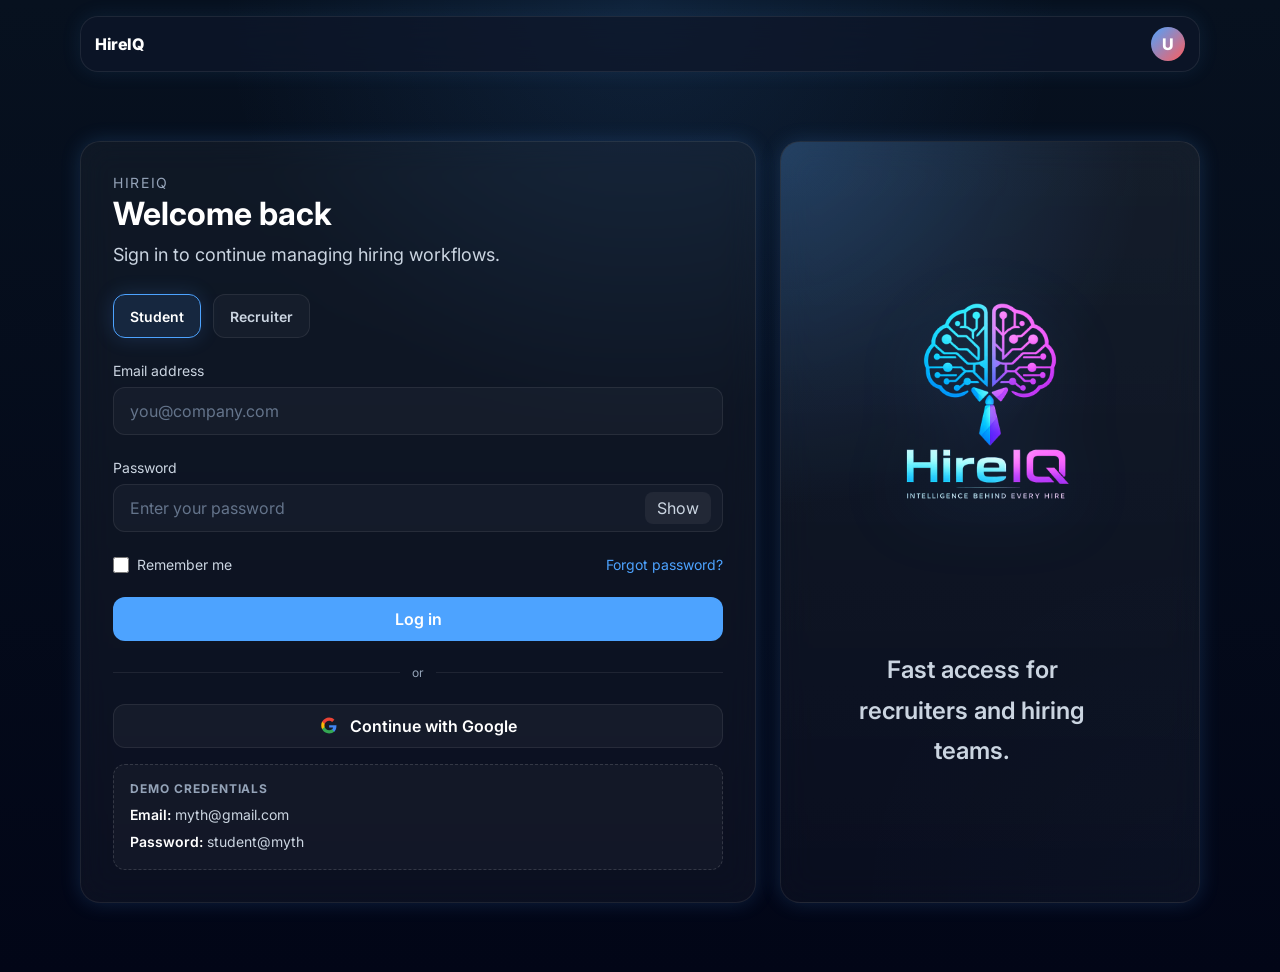
<file: login.html>
<!DOCTYPE html>
<html lang="en">
<head>
  <meta charset="UTF-8" />
  <meta name="viewport" content="width=device-width, initial-scale=1.0" />
  <title>HireIQ | Login</title>
  <link rel="preconnect" href="https://fonts.googleapis.com" />
  <link rel="preconnect" href="https://fonts.gstatic.com" crossorigin />
  <link href="https://fonts.googleapis.com/css2?family=Inter:wght@400;500;600;700&display=swap" rel="stylesheet" />
  <link rel="stylesheet" href="login.css" />
</head>
<body>
  <header class="topbar">
    <div class="topbar__brand">HireIQ</div>
    <div class="topbar__profile" aria-label="Profile">U</div>
  </header>
  <main class="login-page">
    <section class="login-page__shell" aria-label="Login page">
      <div class="login-page__panel">
        <div class="login-page__brand">
          <div class="login-page__brand-copy">
            <p class="login-page__eyebrow">HireIQ</p>
            <h1 class="login-page__title">Welcome back</h1>
            <p class="login-page__subtitle">Sign in to continue managing hiring workflows.</p>
          </div>
        </div>

        <div class="login-page__status" id="formStatus" role="status" aria-live="polite" hidden></div>

        <form class="login-form" id="loginForm" novalidate>
          <fieldset class="login-form__role-group" aria-label="Account type">
            <!-- <legend class="login-form__role-label">Continue as</legend> -->
            <div class="login-form__role-options">
              <label class="login-form__role-option">
                <input class="login-form__role-input" type="radio" name="accountType" value="student" checked />
                <span class="login-form__role-chip">Student</span>
              </label>
              <label class="login-form__role-option">
                <input class="login-form__role-input" type="radio" name="accountType" value="recruiter" />
                <span class="login-form__role-chip">Recruiter</span>
              </label>
            </div>
          </fieldset>

          <div class="login-form__field">
            <label class="login-form__label" for="email">Email address</label>
            <input class="login-form__input" type="email" id="email" name="email" autocomplete="email" placeholder="you@company.com" required aria-describedby="emailError" />
            <p class="login-form__error" id="emailError" hidden></p>
          </div>

          <div class="login-form__field">
            <label class="login-form__label" for="password">Password</label>
            <div class="login-form__password-wrap">
              <input class="login-form__input login-form__input--password" type="password" id="password" name="password" autocomplete="current-password" placeholder="Enter your password" required aria-describedby="passwordError" />
              <button class="login-form__toggle" type="button" id="togglePassword" aria-label="Show password" aria-pressed="false">Show</button>
            </div>
            <p class="login-form__error" id="passwordError" hidden></p>
          </div>

          <div class="login-form__meta">
            <label class="login-form__remember">
              <input class="login-form__checkbox" type="checkbox" name="rememberMe" />
              <span class="login-form__remember-text">Remember me</span>
            </label>
            <a class="login-form__link" href="#" aria-label="Forgot password">Forgot password?</a>
          </div>

          <button class="login-form__button login-form__button--primary" type="submit" id="loginButton">
            <span class="login-form__button-text">Log in</span>
            <span class="login-form__spinner" aria-hidden="true"></span>
          </button>

          <div class="login-form__divider" aria-hidden="true">
            <span class="login-form__divider-line"></span>
            <span class="login-form__divider-text">or</span>
            <span class="login-form__divider-line"></span>
          </div>

          <button class="login-form__button login-form__button--secondary" type="button" id="googleSignInButton">
            <span class="login-form__google-icon" aria-hidden="true">
              <svg viewBox="0 0 24 24" focusable="false" aria-hidden="true">
                <path fill="#4285F4" d="M21.35 11.1h-9.17v2.9h5.28c-.23 1.38-.97 2.55-2.09 3.34v2.78h3.39c1.98-1.82 3.12-4.5 3.12-7.67 0-.73-.07-1.43-.21-2.15z"/>
                <path fill="#34A853" d="M12.18 22c2.84 0 5.23-.94 6.97-2.55l-3.39-2.78c-.94.63-2.14 1-3.58 1-2.75 0-5.08-1.86-5.92-4.36H2.76v2.83A10.5 10.5 0 0 0 12.18 22z"/>
                <path fill="#FBBC05" d="M6.26 13.31c-.21-.63-.33-1.3-.33-2s.12-1.37.33-2V6.48H2.76A10.5 10.5 0 0 0 1.67 11.3c0 1.72.41 3.35 1.09 4.82l3.5-2.81z"/>
                <path fill="#EA4335" d="M12.18 5.02c1.55 0 2.93.53 4.03 1.57l3.03-3.03C17.4 1.81 15.01.75 12.18.75 8.24.75 4.84 3 2.76 6.48l3.5 2.83c.84-2.5 3.17-4.29 5.92-4.29z"/>
              </svg>
            </span>
            <span>Continue with Google</span>
          </button>

          <div class="login-form__demo-credentials" aria-label="Demo credentials">
            <p class="login-form__demo-title">Demo credentials</p>
            <p class="login-form__demo-item"><span>Email:</span> myth@gmail.com</p>
            <p class="login-form__demo-item"><span>Password:</span> student@myth</p>
          </div>
        </form>
      </div>

      <aside class="login-page__aside" aria-label="Product highlights">
        <div class="login-page__card">
          <div class="login-page__card-glow" aria-hidden="true"></div>
          <img class="login-page__hero-image" src="hireiq-hero.png" alt="HireIQ brand visual" />
          <p class="login-page__card-text">Fast access for recruiters and hiring teams.</p>
        </div>
      </aside>
    </section>
  </main>

  <script src="login.js"></script>
</body>
</html>
</file>
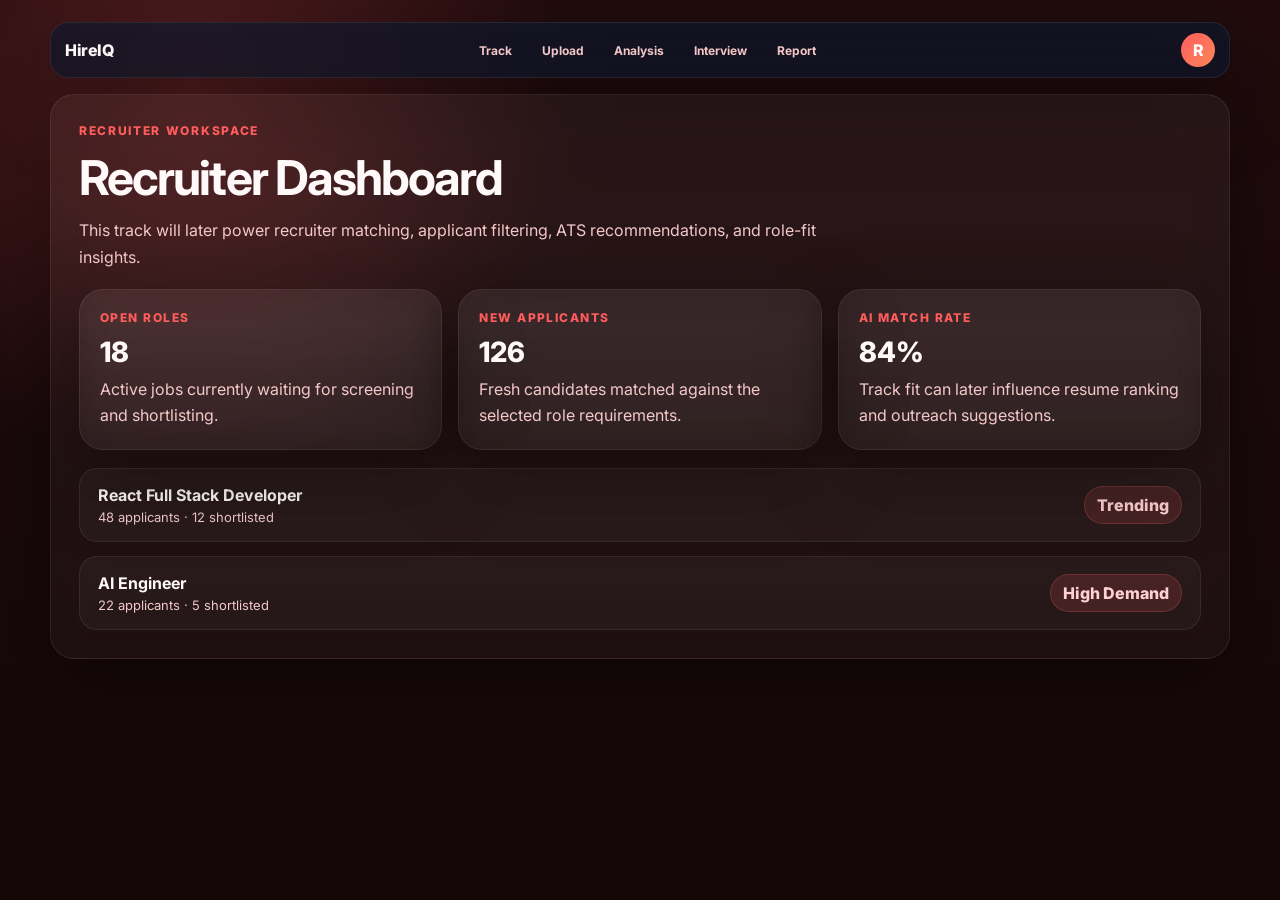
<file: recruiter-dashboard.html>
<!DOCTYPE html>
<html lang="en">
<head>
  <meta charset="UTF-8" />
  <meta name="viewport" content="width=device-width, initial-scale=1.0" />
  <title>HireIQ | Recruiter Dashboard</title>
  <link rel="preconnect" href="https://fonts.googleapis.com" />
  <link rel="preconnect" href="https://fonts.gstatic.com" crossorigin />
  <link href="https://fonts.googleapis.com/css2?family=Inter:wght@400;500;600;700;800&display=swap" rel="stylesheet" />
  <style>
    :root {
      --bg-0: #130708;
      --bg-1: #210b0d;
      --panel: rgba(30, 12, 14, 0.72);
      --border: rgba(255, 255, 255, 0.08);
      --text: #fff9f9;
      --muted: #f5c9c9;
      --accent: #ff5d5d;
      --accent-2: #ff8a5b;
      --shadow: 0 26px 80px rgba(0, 0, 0, 0.35);
      --radius: 24px;
    }
    * { box-sizing: border-box; }
    body {
      margin: 0;
      min-height: 100vh;
      font-family: "Inter", sans-serif;
      color: var(--text);
      background:
        radial-gradient(circle at 15% 10%, rgba(255,93,93,0.22), transparent 28%),
        linear-gradient(180deg, var(--bg-1), var(--bg-0));
    }
    .page {
      width: min(1180px, calc(100vw - 32px));
      margin: 0 auto;
      padding: 22px 0 28px;
    }
    .topbar {
      width: 100%;
      height: 56px;
      margin-bottom: 16px;
      padding: 0 14px;
      border-radius: 18px;
      border: 1px solid var(--border);
      background: rgba(15, 23, 42, 0.72);
      backdrop-filter: blur(16px);
      -webkit-backdrop-filter: blur(16px);
      display: flex;
      align-items: center;
      justify-content: space-between;
      gap: 12px;
      box-shadow: var(--shadow);
    }
    .topbar__brand { font-weight: 800; letter-spacing: -0.03em; }
    .topbar__nav { display: flex; gap: 8px; flex-wrap: wrap; justify-content: center; }
    .topbar__link {
      text-decoration: none;
      color: var(--muted);
      font-size: 12px;
      font-weight: 700;
      padding: 8px 10px;
      border-radius: 999px;
      border: 1px solid transparent;
    }
    .topbar__link.is-active {
      color: #ffd1d1;
      background: rgba(255, 93, 93, 0.12);
      border-color: rgba(255, 93, 93, 0.22);
    }
    .topbar__profile {
      width: 34px;
      height: 34px;
      border-radius: 50%;
      display: grid;
      place-items: center;
      background: linear-gradient(135deg, #ff5d5d, #ff8a5b);
      color: #fff;
      font-weight: 800;
      flex: 0 0 auto;
    }
    .hero, .panel {
      border-radius: var(--radius);
      border: 1px solid var(--border);
      background: linear-gradient(180deg, rgba(255,255,255,0.05), rgba(255,255,255,0.03));
      backdrop-filter: blur(18px);
      -webkit-backdrop-filter: blur(18px);
      box-shadow: var(--shadow);
    }
    .hero {
      padding: 28px;
    }
    .eyebrow {
      margin: 0 0 10px;
      color: var(--accent);
      text-transform: uppercase;
      letter-spacing: 0.14em;
      font-size: 12px;
      font-weight: 800;
    }
    h1 {
      margin: 0 0 10px;
      font-size: clamp(30px, 4vw, 48px);
      letter-spacing: -0.04em;
    }
    .subtitle {
      margin: 0;
      color: var(--muted);
      max-width: 760px;
      line-height: 1.7;
    }
    .grid {
      margin-top: 18px;
      display: grid;
      grid-template-columns: repeat(3, minmax(0, 1fr));
      gap: 16px;
    }
    .panel {
      padding: 20px;
      min-height: 150px;
    }
    .label {
      margin: 0 0 10px;
      color: var(--accent);
      font-size: 12px;
      font-weight: 800;
      text-transform: uppercase;
      letter-spacing: 0.12em;
    }
    .value {
      margin: 0 0 8px;
      font-size: 28px;
      font-weight: 800;
    }
    .text {
      margin: 0;
      color: var(--muted);
      line-height: 1.6;
    }
    .list {
      margin-top: 18px;
      display: grid;
      gap: 14px;
    }
    .item {
      display: flex;
      justify-content: space-between;
      gap: 16px;
      align-items: center;
      padding: 16px 18px;
      border-radius: 18px;
      border: 1px solid var(--border);
      background: rgba(255,255,255,0.04);
    }
    .item__title {
      margin: 0 0 4px;
      font-weight: 700;
    }
    .item__meta {
      margin: 0;
      color: var(--muted);
      font-size: 13px;
    }
    .badge {
      border-radius: 999px;
      padding: 8px 12px;
      font-weight: 800;
      background: rgba(255,93,93,0.14);
      border: 1px solid rgba(255,93,93,0.25);
      color: #ffd1d1;
      white-space: nowrap;
    }
    @media (max-width: 900px) {
      .grid { grid-template-columns: 1fr; }
      .page { width: min(100vw - 18px, 100vw); }
    }
  </style>
</head>
<body>
  <main class="page">
    <header class="topbar">
      <div class="topbar__brand">HireIQ</div>
      <nav class="topbar__nav" aria-label="Primary pages">
        <a href="student-dashboard.html" class="topbar__link">Track</a>
        <a href="uploading-section.html" class="topbar__link">Upload</a>
        <a href="analysis-dashboard.html" class="topbar__link">Analysis</a>
        <a href="interview.html" class="topbar__link">Interview</a>
        <a href="career-intelligence-report.html" class="topbar__link">Report</a>
      </nav>
      <div class="topbar__profile" aria-label="Profile">R</div>
    </header>
    <section class="hero">
      <p class="eyebrow">Recruiter Workspace</p>
      <h1>Recruiter Dashboard</h1>
      <p class="subtitle">This track will later power recruiter matching, applicant filtering, ATS recommendations, and role-fit insights.</p>

      <div class="grid">
        <article class="panel">
          <p class="label">Open Roles</p>
          <p class="value">18</p>
          <p class="text">Active jobs currently waiting for screening and shortlisting.</p>
        </article>
        <article class="panel">
          <p class="label">New Applicants</p>
          <p class="value">126</p>
          <p class="text">Fresh candidates matched against the selected role requirements.</p>
        </article>
        <article class="panel">
          <p class="label">AI Match Rate</p>
          <p class="value">84%</p>
          <p class="text">Track fit can later influence resume ranking and outreach suggestions.</p>
        </article>
      </div>

      <div class="list">
        <div class="item">
          <div>
            <p class="item__title">React Full Stack Developer</p>
            <p class="item__meta">48 applicants · 12 shortlisted</p>
          </div>
          <span class="badge">Trending</span>
        </div>
        <div class="item">
          <div>
            <p class="item__title">AI Engineer</p>
            <p class="item__meta">22 applicants · 5 shortlisted</p>
          </div>
          <span class="badge">High Demand</span>
        </div>
      </div>
    </section>
  </main>
</body>
</html>
</file>
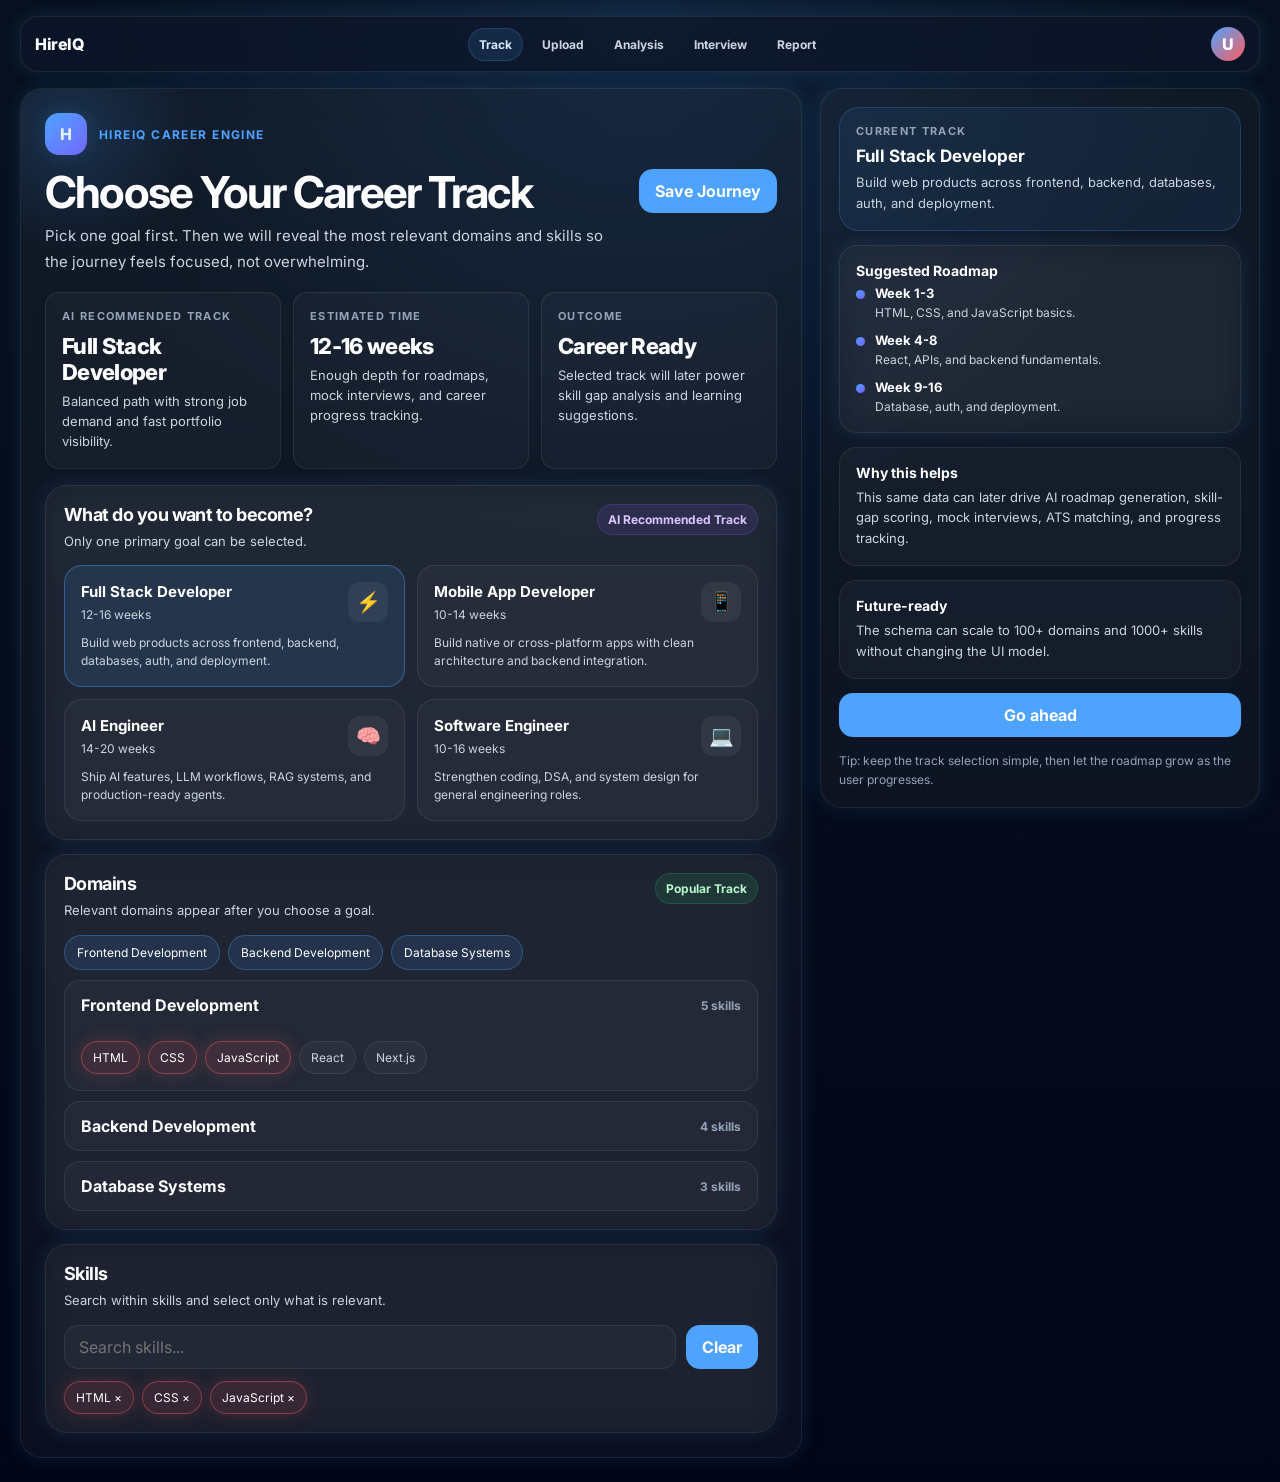
<file: student-dashboard.html>
<!DOCTYPE html>
<html lang="en">
<head>
  <meta charset="UTF-8" />
  <meta name="viewport" content="width=device-width, initial-scale=1.0" />
  <title>HireIQ | Choose Your Career Track</title>
  <link rel="preconnect" href="https://fonts.googleapis.com" />
  <link rel="preconnect" href="https://fonts.gstatic.com" crossorigin />
  <link href="https://fonts.googleapis.com/css2?family=Inter:wght@400;500;600;700;800&display=swap" rel="stylesheet" />
  <style>
    :root {
      --bg-primary: #020617;
      --bg-secondary: #07111f;
      --panel: rgba(15, 23, 42, 0.72);
      --border: rgba(255, 255, 255, 0.08);
      --border-strong: rgba(255, 255, 255, 0.12);
      --text-primary: #ffffff;
      --text-secondary: #cbd5e1;
      --text-muted: #94a3b8;
      --primary: #4da3ff;
      --primary-hover: #60aeff;
      --primary-soft: rgba(77, 163, 255, 0.12);
      --primary-glow: rgba(77, 163, 255, 0.16);
      --subdomain-accent: #ff5d5d;
      --subdomain-soft: rgba(255, 93, 93, 0.12);
      --subdomain-glow: rgba(255, 93, 93, 0.18);
      --radius-sm: 10px;
      --radius-md: 14px;
      --radius-lg: 18px;
      --radius-card: 22px;
      --shadow-glow: 0 0 20px rgba(77, 163, 255, 0.14);
      --font-family: "Inter", sans-serif;
    }

    * { box-sizing: border-box; }
    body {
      margin: 0;
      min-height: 100vh;
      font-family: var(--font-family);
      color: var(--text-primary);
      background:
        radial-gradient(circle at top, var(--primary-soft), transparent 34%),
        linear-gradient(180deg, var(--bg-secondary), var(--bg-primary));
    }

    button, input, summary {
      font: inherit;
    }

    .page {
      width: min(1240px, calc(100vw - 24px));
      margin: 0 auto;
      padding: 16px 0 24px;
    }

    .topbar {
      width: 100%;
      height: 56px;
      margin-bottom: 16px;
      padding: 0 14px;
      border-radius: 18px;
      border: 1px solid var(--border);
      background: rgba(15, 23, 42, 0.72);
      backdrop-filter: blur(16px);
      -webkit-backdrop-filter: blur(16px);
      display: flex;
      align-items: center;
      justify-content: space-between;
      gap: 12px;
      box-shadow: var(--shadow-glow);
    }

    .topbar__brand {
      font-weight: 800;
      letter-spacing: -0.03em;
    }

    .topbar__nav {
      display: flex;
      gap: 8px;
      flex-wrap: wrap;
      justify-content: center;
    }

    .topbar__link {
      text-decoration: none;
      color: var(--text-secondary);
      font-size: 12px;
      font-weight: 700;
      padding: 8px 10px;
      border-radius: 999px;
      border: 1px solid transparent;
    }

    .topbar__link.is-active {
      color: #d7ebff;
      background: rgba(77, 163, 255, 0.12);
      border-color: rgba(77, 163, 255, 0.22);
    }

    .topbar__profile {
      width: 34px;
      height: 34px;
      border-radius: 50%;
      display: grid;
      place-items: center;
      background: linear-gradient(135deg, #4da3ff, #ff5d5d);
      color: #fff;
      font-weight: 800;
      flex: 0 0 auto;
    }

    .shell {
      display: grid;
      grid-template-columns: minmax(0, 1.6fr) minmax(320px, 0.9fr);
      gap: 18px;
      align-items: start;
    }

    .hero, .section, .sidebar, .compact-panel {
      border-radius: var(--radius-card);
      border: 1px solid var(--border);
      background: rgba(255, 255, 255, 0.04);
      backdrop-filter: blur(16px);
      -webkit-backdrop-filter: blur(16px);
      box-shadow: var(--shadow-glow);
    }

    .hero {
      padding: 24px;
      position: relative;
      overflow: hidden;
    }

    .hero::before {
      content: "";
      position: absolute;
      inset: -90px auto auto -80px;
      width: 260px;
      height: 260px;
      border-radius: 50%;
      background: radial-gradient(circle, rgba(77,163,255,0.18), transparent 68%);
      pointer-events: none;
    }

    .hero-top {
      position: relative;
      z-index: 1;
      display: flex;
      justify-content: space-between;
      gap: 16px;
      align-items: flex-start;
      margin-bottom: 18px;
    }

    .brand {
      display: flex;
      align-items: center;
      gap: 12px;
      margin-bottom: 14px;
    }

    .brand__mark {
      width: 42px;
      height: 42px;
      border-radius: 14px;
      display: grid;
      place-items: center;
      background: linear-gradient(135deg, #4da3ff, #7c5cff);
      box-shadow: var(--shadow-glow);
      font-weight: 800;
      color: #fff;
    }

    .eyebrow {
      margin: 0;
      color: var(--primary);
      text-transform: uppercase;
      letter-spacing: 0.12em;
      font-size: 12px;
      font-weight: 700;
    }

    .title {
      margin: 0 0 8px;
      font-size: clamp(28px, 4vw, 44px);
      line-height: 1.05;
      letter-spacing: -0.04em;
    }

    .subtitle {
      margin: 0;
      color: var(--text-secondary);
      max-width: 720px;
      font-size: 15px;
      line-height: 1.7;
    }

    .button {
      height: 44px;
      padding: 0 16px;
      border: 0;
      border-radius: var(--radius-md);
      background: var(--primary);
      color: #fff;
      font-weight: 700;
      cursor: pointer;
      transition: transform 180ms ease, background 180ms ease;
      white-space: nowrap;
    }

    .button:hover {
      transform: translateY(-1px);
      background: var(--primary-hover);
    }

    .stats {
      position: relative;
      z-index: 1;
      margin-top: 18px;
      display: grid;
      grid-template-columns: repeat(3, minmax(0, 1fr));
      gap: 12px;
    }

    .stat {
      padding: 16px;
      border-radius: var(--radius-md);
      border: 1px solid var(--border);
      background: rgba(255,255,255,0.03);
      min-height: 106px;
    }

    .stat__label {
      margin: 0 0 10px;
      color: var(--text-muted);
      text-transform: uppercase;
      letter-spacing: 0.12em;
      font-size: 11px;
      font-weight: 700;
    }

    .stat__value {
      margin: 0 0 6px;
      font-size: 22px;
      font-weight: 800;
      letter-spacing: -0.03em;
    }

    .stat__text {
      margin: 0;
      color: var(--text-secondary);
      font-size: 13px;
      line-height: 1.55;
    }

    .content {
      margin-top: 16px;
      display: grid;
      gap: 14px;
    }

    .section {
      padding: 18px;
    }

    .section__head {
      display: flex;
      justify-content: space-between;
      gap: 12px;
      align-items: flex-start;
      margin-bottom: 14px;
    }

    .section__title {
      margin: 0;
      font-size: 18px;
      letter-spacing: -0.03em;
    }

    .section__desc {
      margin: 6px 0 0;
      color: var(--text-secondary);
      font-size: 13px;
      line-height: 1.6;
    }

    .badge {
      display: inline-flex;
      align-items: center;
      border-radius: 999px;
      padding: 7px 10px;
      font-size: 12px;
      font-weight: 700;
      border: 1px solid transparent;
      white-space: nowrap;
    }

    .badge--ai { background: rgba(139, 92, 246, 0.12); color: #dbc6ff; border-color: rgba(139, 92, 246, 0.22); }
    .badge--popular { background: rgba(34, 197, 94, 0.12); color: #baf7cc; border-color: rgba(34, 197, 94, 0.22); }

    .track-grid {
      display: grid;
      grid-template-columns: repeat(2, minmax(0, 1fr));
      gap: 12px;
    }

    .card {
      border-radius: 18px;
      border: 1px solid var(--border);
      background: rgba(255,255,255,0.03);
      padding: 16px;
      text-align: left;
      cursor: pointer;
      color: var(--text-primary);
      transition: transform 180ms ease, border-color 180ms ease, background 180ms ease;
    }

    .card:hover, .pill:hover, .chip:hover {
      transform: translateY(-1px);
      border-color: rgba(77, 163, 255, 0.32);
    }

    .card--selected {
      border-color: rgba(77, 163, 255, 0.4);
      background: rgba(77, 163, 255, 0.12);
    }

    .card__top {
      display: flex;
      justify-content: space-between;
      gap: 12px;
      align-items: flex-start;
    }

    .card__icon {
      width: 40px;
      height: 40px;
      border-radius: 12px;
      display: grid;
      place-items: center;
      background: rgba(255,255,255,0.06);
      font-size: 20px;
    }

    .card__title {
      margin: 0 0 5px;
      font-size: 15px;
      font-weight: 700;
    }

    .card__meta, .card__desc {
      margin: 0;
      color: var(--text-secondary);
      font-size: 12px;
      line-height: 1.5;
    }

    .card__desc {
      margin-top: 10px;
    }

    .pill-row, .chip-row {
      display: flex;
      flex-wrap: wrap;
      gap: 8px;
    }

    .pill, .chip {
      border: 1px solid var(--border);
      background: rgba(255,255,255,0.03);
      color: var(--text-primary);
      border-radius: 999px;
      cursor: pointer;
      transition: transform 180ms ease, border-color 180ms ease, background 180ms ease;
    }

    .pill {
      padding: 9px 12px;
      font-size: 12px;
      color: var(--text-secondary);
    }

    .pill--active {
      background: rgba(77,163,255,0.12);
      border-color: rgba(77,163,255,0.32);
      color: var(--text-primary);
    }

    .searchbar {
      display: grid;
      grid-template-columns: 1fr auto;
      gap: 10px;
      margin-bottom: 12px;
    }

    .input {
      height: 44px;
      border-radius: var(--radius-md);
      border: 1px solid var(--border);
      background: rgba(255,255,255,0.03);
      color: var(--text-primary);
      padding: 0 14px;
      outline: none;
    }

    .input:focus {
      border-color: rgba(77,163,255,0.4);
      box-shadow: var(--shadow-glow);
    }

    details {
      border: 1px solid var(--border);
      border-radius: 16px;
      background: rgba(255,255,255,0.03);
      overflow: hidden;
      margin-top: 10px;
    }

    summary {
      list-style: none;
      cursor: pointer;
      padding: 14px 16px;
      display: flex;
      justify-content: space-between;
      gap: 10px;
      align-items: center;
      font-weight: 700;
    }

    summary::-webkit-details-marker { display: none; }

    .summary__meta {
      color: var(--text-muted);
      font-size: 12px;
      white-space: nowrap;
    }

    .subsection {
      padding: 0 16px 16px;
    }

    .chip-row {
      margin-top: 12px;
    }

    .chip {
      padding: 8px 11px;
      font-size: 12px;
      color: var(--text-secondary);
    }

    .chip--selected {
      background: var(--subdomain-soft);
      border-color: rgba(255,93,93,0.42);
      color: var(--text-primary);
      box-shadow: 0 0 18px var(--subdomain-glow);
    }

    .selected-box {
      border-radius: 20px;
      padding: 16px;
      border: 1px solid rgba(77,163,255,0.22);
      background: rgba(77,163,255,0.08);
    }

    .selected-box__label {
      margin: 0 0 8px;
      color: var(--text-muted);
      text-transform: uppercase;
      letter-spacing: 0.12em;
      font-size: 11px;
      font-weight: 700;
    }

    .selected-box__title {
      margin: 0 0 6px;
      font-size: 17px;
    }

    .selected-box__text {
      margin: 0;
      color: var(--text-secondary);
      font-size: 13px;
      line-height: 1.6;
    }

    .sidebar {
      position: sticky;
      top: 16px;
      padding: 18px;
      display: grid;
      gap: 14px;
    }

    .mini-card {
      padding: 16px;
      border-radius: 18px;
      border: 1px solid var(--border);
      background: rgba(255,255,255,0.03);
    }

    .mini-card__title {
      margin: 0 0 6px;
      font-size: 14px;
      font-weight: 700;
    }

    .mini-card__text {
      margin: 0;
      color: var(--text-secondary);
      font-size: 13px;
      line-height: 1.6;
    }

    .roadmap {
      display: grid;
      gap: 10px;
    }

    .roadmap__item {
      display: flex;
      gap: 10px;
      align-items: start;
    }

    .roadmap__dot {
      width: 9px;
      height: 9px;
      margin-top: 5px;
      border-radius: 50%;
      background: linear-gradient(135deg, #4da3ff, #7c5cff);
      box-shadow: var(--shadow-glow);
      flex: 0 0 auto;
    }

    .roadmap__title {
      margin: 0 0 3px;
      font-size: 13px;
      font-weight: 700;
    }

    .roadmap__text {
      margin: 0;
      color: var(--text-secondary);
      font-size: 12px;
      line-height: 1.5;
    }

    .empty {
      padding: 14px;
      border-radius: 14px;
      border: 1px dashed var(--border-strong);
      color: var(--text-muted);
      font-size: 13px;
      line-height: 1.6;
      background: rgba(255,255,255,0.02);
    }

    .note {
      color: var(--text-muted);
      font-size: 12px;
      line-height: 1.6;
      margin: 0;
    }

    @media (max-width: 1120px) {
      .shell {
        grid-template-columns: 1fr;
      }
      .sidebar {
        position: static;
      }
    }

    @media (max-width: 860px) {
      .page {
        width: min(100vw - 16px, 100vw);
        padding-top: 8px;
      }
      .hero-top, .searchbar, .stats, .track-grid {
        grid-template-columns: 1fr;
      }
      .hero-top {
        display: grid;
      }
      .hero {
        padding: 18px;
      }
      .section, .sidebar {
        padding: 16px;
      }
      .title {
        font-size: 32px;
      }
    }
  </style>
</head>
<body>
  <main class="page">
    <header class="topbar">
      <div class="topbar__brand">HireIQ</div>
      <nav class="topbar__nav" aria-label="Primary pages">
        <a href="student-dashboard.html" class="topbar__link is-active">Track</a>
        <a href="uploading-section.html" class="topbar__link">Upload</a>
        <a href="analysis-dashboard.html" class="topbar__link">Analysis</a>
        <a href="interview.html" class="topbar__link">Interview</a>
        <a href="career-intelligence-report.html" class="topbar__link">Report</a>
      </nav>
      <div class="topbar__profile" aria-label="Profile">U</div>
    </header>
    <div class="shell">
      <section class="hero">
        <div class="brand">
          <div class="brand__mark">H</div>
          <div>
            <p class="eyebrow">HireIQ Career Engine</p>
          </div>
        </div>

        <div class="hero-top">
          <div>
            <h1 class="title">Choose Your Career Track</h1>
            <p class="subtitle">
              Pick one goal first. Then we will reveal the most relevant domains and skills so the journey feels focused,
              not overwhelming.
            </p>
          </div>
          <button class="button" id="saveBtn" type="button">Save Journey</button>
        </div>

        <div class="stats">
          <article class="stat">
            <p class="stat__label">AI Recommended Track</p>
            <p class="stat__value" id="aiTrackValue">Full Stack Developer</p>
            <p class="stat__text">Balanced path with strong job demand and fast portfolio visibility.</p>
          </article>
          <article class="stat">
            <p class="stat__label">Estimated Time</p>
            <p class="stat__value" id="timeValue">12-16 weeks</p>
            <p class="stat__text">Enough depth for roadmaps, mock interviews, and career progress tracking.</p>
          </article>
          <article class="stat">
            <p class="stat__label">Outcome</p>
            <p class="stat__value" id="outcomeValue">Interview Ready</p>
            <p class="stat__text">Selected track will later power skill gap analysis and learning suggestions.</p>
          </article>
        </div>

        <div class="content">
          <section class="section">
            <div class="section__head">
              <div>
                <h2 class="section__title">What do you want to become?</h2>
                <p class="section__desc">Only one primary goal can be selected.</p>
              </div>
              <span class="badge badge--ai">AI Recommended Track</span>
            </div>
            <div class="track-grid" id="trackGrid"></div>
          </section>

          <section class="section">
            <div class="section__head">
              <div>
                <h2 class="section__title">Domains</h2>
                <p class="section__desc">Relevant domains appear after you choose a goal.</p>
              </div>
              <span class="badge badge--popular">Popular Track</span>
            </div>
            <div class="pill-row" id="domainSummary"></div>
            <div id="domainList"></div>
          </section>

          <section class="section">
              <div class="section__head">
                <div>
                  <h2 class="section__title">Skills</h2>
                  <p class="section__desc">Search within skills and select only what is relevant.</p>
                </div>
              </div>
            <div class="searchbar">
              <input class="input" id="skillSearch" type="search" placeholder="Search skills..." />
              <button class="button" id="clearBtn" type="button">Clear</button>
            </div>
            <div class="chip-row" id="selectedSkills"></div>
            <div id="skillPanel"></div>
          </section>
        </div>
      </section>

      <aside class="sidebar">
        <div class="selected-box">
          <p class="selected-box__label">Current Track</p>
          <h3 class="selected-box__title" id="selectedTrackTitle">Full Stack Developer</h3>
          <p class="selected-box__text" id="selectedTrackDesc">Build production-grade web apps across frontend, backend, databases, auth, and system design.</p>
        </div>

        <div class="compact-panel mini-card">
          <p class="mini-card__title">Suggested Roadmap</p>
          <div class="roadmap" id="roadmapPreview"></div>
        </div>

        <div class="mini-card">
          <p class="mini-card__title">Why this helps</p>
          <p class="mini-card__text">
            This same data can later drive AI roadmap generation, skill-gap scoring, mock interviews, ATS matching,
            and progress tracking.
          </p>
        </div>

        <div class="mini-card">
          <p class="mini-card__title">Future-ready</p>
          <p class="mini-card__text">
            The schema can scale to 100+ domains and 1000+ skills without changing the UI model.
          </p>
        </div>

        <button class="button" id="interviewBtn" type="button">Go ahead</button>
        <p class="note">Tip: keep the track selection simple, then let the roadmap grow as the user progresses.</p>
      </aside>
    </div>
  </main>

  <script>
    const TRACKS = [
      {
        id: "fullstack",
        title: "Full Stack Developer",
        icon: "⚡",
        duration: "12-16 weeks",
        description: "Build web products across frontend, backend, databases, auth, and deployment.",
        domains: [
          { name: "Frontend Development", skills: ["HTML", "CSS", "JavaScript", "React", "Next.js"] },
          { name: "Backend Development", skills: ["Node.js", "Express.js", "REST APIs", "Authentication"] },
          { name: "Database Systems", skills: ["MongoDB", "PostgreSQL", "Redis"] }
        ],
        roadmap: [
          { title: "Week 1-3", text: "HTML, CSS, and JavaScript basics." },
          { title: "Week 4-8", text: "React, APIs, and backend fundamentals." },
          { title: "Week 9-16", text: "Database, auth, and deployment." }
        ]
      },
      {
        id: "mobile",
        title: "Mobile App Developer",
        icon: "📱",
        duration: "10-14 weeks",
        description: "Build native or cross-platform apps with clean architecture and backend integration.",
        domains: [
          { name: "Android", skills: ["Kotlin", "Java", "Jetpack Compose"] },
          { name: "Flutter", skills: ["Dart", "Flutter Widgets", "Firebase"] },
          { name: "React Native", skills: ["React Native", "Expo", "Navigation"] }
        ],
        roadmap: [
          { title: "Week 1-3", text: "Pick Android or Flutter and learn app basics." },
          { title: "Week 4-8", text: "Navigation, state, and API integration." },
          { title: "Week 9-14", text: "Testing, publishing, and interview prep." }
        ]
      },
      {
        id: "ai",
        title: "AI Engineer",
        icon: "🧠",
        duration: "14-20 weeks",
        description: "Ship AI features, LLM workflows, RAG systems, and production-ready agents.",
        domains: [
          { name: "Python Foundation", skills: ["Python", "NumPy", "Pandas"] },
          { name: "Machine Learning", skills: ["ML", "Model Evaluation", "Feature Engineering"] },
          { name: "LLMs", skills: ["Prompt Engineering", "RAG", "AI Agents"] }
        ],
        roadmap: [
          { title: "Week 1-4", text: "Python and data processing." },
          { title: "Week 5-10", text: "Machine learning and evaluation." },
          { title: "Week 11-20", text: "LLMs, RAG, and agent workflows." }
        ]
      },
      {
        id: "software",
        title: "Software Engineer",
        icon: "💻",
        duration: "10-16 weeks",
        description: "Strengthen coding, DSA, and system design for general engineering roles.",
        domains: [
          { name: "DSA & Problem Solving", skills: ["Arrays", "Strings", "Trees", "Graphs", "Dynamic Programming"] },
          { name: "Programming", skills: ["JavaScript", "TypeScript", "Python"] },
          { name: "System Design", skills: ["Caching", "Queues", "Load Balancing"] }
        ],
        roadmap: [
          { title: "Week 1-4", text: "Programming and basic DSA." },
          { title: "Week 5-10", text: "Trees, graphs, and dynamic programming." },
          { title: "Week 11-16", text: "System design and interview practice." }
        ]
      }
    ];

    const state = {
      selectedTrackId: TRACKS[0].id,
      selectedSkills: new Set(["HTML", "CSS", "JavaScript"]),
      query: ""
    };

    const trackGrid = document.getElementById("trackGrid");
    const domainSummary = document.getElementById("domainSummary");
    const domainList = document.getElementById("domainList");
    const skillSearch = document.getElementById("skillSearch");
    const selectedSkillsEl = document.getElementById("selectedSkills");
    const roadmapPreview = document.getElementById("roadmapPreview");
    const progressFill = document.getElementById("progressFill");
    const progressLabel = document.getElementById("progressLabel");
    const progressPercent = document.getElementById("progressPercent");
    const selectedTrackTitle = document.getElementById("selectedTrackTitle");
    const selectedTrackDesc = document.getElementById("selectedTrackDesc");
    const aiTrackValue = document.getElementById("aiTrackValue");
    const timeValue = document.getElementById("timeValue");
    const outcomeValue = document.getElementById("outcomeValue");
    const clearBtn = document.getElementById("clearBtn");
    const saveBtn = document.getElementById("saveBtn");
    const interviewBtn = document.getElementById("interviewBtn");

    function getTrack() {
      return TRACKS.find((track) => track.id === state.selectedTrackId) || TRACKS[0];
    }

    function getAllSkills(track) {
      return track.domains.flatMap((domain) => domain.skills);
    }

    function renderTracks() {
      trackGrid.innerHTML = TRACKS.map((track) => `
        <button class="card ${track.id === state.selectedTrackId ? "card--selected" : ""}" type="button" data-track="${track.id}">
          <div class="card__top">
            <div>
              <p class="card__title">${track.title}</p>
              <p class="card__meta">${track.duration}</p>
            </div>
            <div class="card__icon" aria-hidden="true">${track.icon}</div>
          </div>
          <p class="card__desc">${track.description}</p>
        </button>
      `).join("");
    }

    function renderDomainSummary(track) {
      domainSummary.innerHTML = track.domains
        .map((domain) => `<button class="pill pill--active" type="button">${domain.name}</button>`)
        .join("");
    }

    function renderDomains(track) {
      domainList.innerHTML = track.domains.map((domain, index) => `
        <details ${index === 0 ? "open" : ""}>
          <summary>
            <span>${domain.name}</span>
            <span class="summary__meta">${domain.skills.length} skills</span>
          </summary>
          <div class="subsection">
            <div class="chip-row">
              ${domain.skills.map((skill) => {
                const matches = !state.query || skill.toLowerCase().includes(state.query.toLowerCase());
                const selected = state.selectedSkills.has(skill);
                return `
                  <button class="chip ${selected ? "chip--selected" : ""}" type="button" data-skill="${skill}" ${matches ? "" : 'style="display:none"'}>
                    ${skill}
                  </button>
                `;
              }).join("")}
            </div>
          </div>
        </details>
      `).join("");
    }

    function renderRoadmap(track) {
      roadmapPreview.innerHTML = track.roadmap.map((item) => `
        <div class="roadmap__item">
          <div class="roadmap__dot"></div>
          <div>
            <p class="roadmap__title">${item.title}</p>
            <p class="roadmap__text">${item.text}</p>
          </div>
        </div>
      `).join("");
    }

    function renderSelectedSkills(track) {
      const skills = Array.from(state.selectedSkills).filter((skill) => getAllSkills(track).includes(skill));
      if (!skills.length) {
        selectedSkillsEl.innerHTML = '<div class="empty">No skills selected yet. Pick a few chips to personalize the journey.</div>';
        return;
      }
      selectedSkillsEl.innerHTML = skills.map((skill) => `
        <button class="chip chip--selected" type="button" data-remove-skill="${skill}">${skill} ×</button>
      `).join("");
    }

    function renderSide(track) {
      selectedTrackTitle.textContent = track.title;
      selectedTrackDesc.textContent = track.description;
      aiTrackValue.textContent = track.title;
      timeValue.textContent = track.duration;
      outcomeValue.textContent = track.id === "ai" ? "AI Ready" : track.id === "software" ? "Interview Ready" : "Career Ready";
    }

    function renderAll(step = 2) {
      const track = getTrack();
      renderTracks();
      renderDomainSummary(track);
      renderDomains(track);
      renderRoadmap(track);
      renderSelectedSkills(track);
      renderSide(track);
    }

    trackGrid.addEventListener("click", (event) => {
      const button = event.target.closest("[data-track]");
      if (!button) return;
      state.selectedTrackId = button.dataset.track;
      state.selectedSkills = new Set();
      state.query = "";
      skillSearch.value = "";
      renderAll(2);
    });

    domainList.addEventListener("click", (event) => {
      const chip = event.target.closest("[data-skill]");
      if (!chip) return;
      const skill = chip.dataset.skill;
      if (state.selectedSkills.has(skill)) state.selectedSkills.delete(skill);
      else state.selectedSkills.add(skill);
      renderAll(3);
    });

    selectedSkillsEl.addEventListener("click", (event) => {
      const chip = event.target.closest("[data-remove-skill]");
      if (!chip) return;
      state.selectedSkills.delete(chip.dataset.removeSkill);
      renderAll(3);
    });

    skillSearch.addEventListener("input", (event) => {
      state.query = event.target.value.trim().toLowerCase();
      renderAll(3);
    });

    clearBtn.addEventListener("click", () => {
      state.query = "";
      skillSearch.value = "";
      renderAll(3);
    });

    saveBtn.addEventListener("click", () => {
      const original = saveBtn.textContent;
      saveJourney();
      saveBtn.textContent = "Saved";
      setTimeout(() => (saveBtn.textContent = original), 1000);
    });

    function saveJourney() {
      const track = getTrack();
      const payload = {
        trackId: track.id,
        trackTitle: track.title,
        selectedSkills: Array.from(state.selectedSkills),
        domains: track.domains.map((domain) => domain.name)
      };
      localStorage.setItem("hireiq:studentJourney", JSON.stringify(payload));
    }

    function goToInterview() {
      saveJourney();
      window.location.href = "interview-choice.html";
    }

    interviewBtn.addEventListener("click", goToInterview);

    renderAll(2);
  </script>
</body>
</html>
</file>
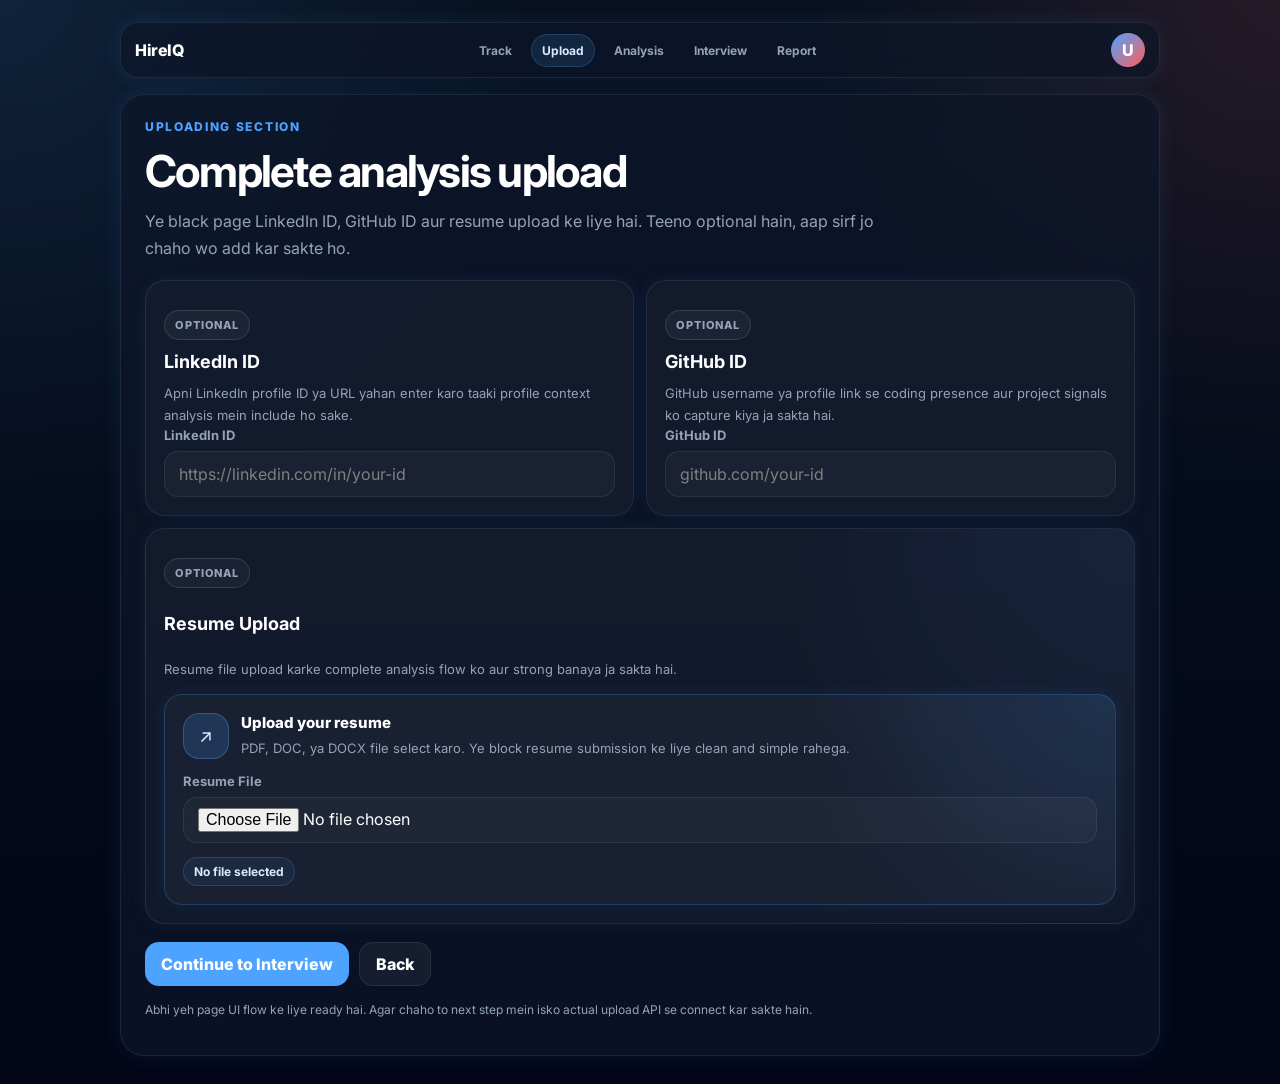
<file: uploading-section.html>
<!DOCTYPE html>
<html lang="en">
<head>
  <meta charset="UTF-8" />
  <meta name="viewport" content="width=device-width, initial-scale=1.0" />
  <title>HireIQ | Uploading Section</title>
  <link rel="preconnect" href="https://fonts.googleapis.com" />
  <link rel="preconnect" href="https://fonts.gstatic.com" crossorigin />
  <link href="https://fonts.googleapis.com/css2?family=Inter:wght@400;500;600;700;800&display=swap" rel="stylesheet" />
  <style>
    :root {
      --bg-primary: #020617;
      --bg-secondary: #07111f;
      --panel: rgba(15, 23, 42, 0.72);
      --border: rgba(255, 255, 255, 0.08);
      --text: #ffffff;
      --muted: #cbd5e1;
      --text-dim: #94a3b8;
      --blue: #4da3ff;
      --blue-soft: rgba(77, 163, 255, 0.12);
      --blue-glow: rgba(77, 163, 255, 0.18);
      --red: #ff5d5d;
      --red-soft: rgba(255, 93, 93, 0.12);
      --red-glow: rgba(255, 93, 93, 0.16);
      --radius: 24px;
      --font-family: "Inter", sans-serif;
    }

    * { box-sizing: border-box; }

    body {
      margin: 0;
      min-height: 100vh;
      font-family: var(--font-family);
      background:
        radial-gradient(circle at top left, var(--blue-soft), transparent 32%),
        radial-gradient(circle at top right, var(--red-soft), transparent 28%),
        linear-gradient(180deg, var(--bg-secondary), var(--bg-primary));
      color: var(--text);
    }

    .page {
      width: min(1040px, calc(100vw - 24px));
      margin: 0 auto;
      padding: 22px 0 28px;
    }

    .topbar {
      width: 100%;
      height: 56px;
      margin-bottom: 16px;
      padding: 0 14px;
      border-radius: 18px;
      border: 1px solid var(--border);
      background: rgba(15, 23, 42, 0.72);
      backdrop-filter: blur(16px);
      -webkit-backdrop-filter: blur(16px);
      display: flex;
      align-items: center;
      justify-content: space-between;
      gap: 12px;
      box-shadow: 0 0 20px rgba(77, 163, 255, 0.10);
    }
    .topbar__brand { font-weight: 800; letter-spacing: -0.03em; }
    .topbar__nav { display: flex; gap: 8px; flex-wrap: wrap; justify-content: center; }
    .topbar__link {
      text-decoration: none;
      color: var(--text-dim);
      font-size: 12px;
      font-weight: 700;
      padding: 8px 10px;
      border-radius: 999px;
      border: 1px solid transparent;
    }
    .topbar__link.is-active {
      color: #d7ebff;
      background: rgba(77, 163, 255, 0.12);
      border-color: rgba(77, 163, 255, 0.22);
    }
    .topbar__profile {
      width: 34px;
      height: 34px;
      border-radius: 50%;
      display: grid;
      place-items: center;
      background: linear-gradient(135deg, #4da3ff, #ff5d5d);
      color: #fff;
      font-weight: 800;
      flex: 0 0 auto;
    }

    .panel {
      border-radius: var(--radius);
      border: 1px solid var(--border);
      background: var(--panel);
      padding: 24px;
      box-shadow: 0 0 20px rgba(77, 163, 255, 0.10);
      backdrop-filter: blur(16px);
      -webkit-backdrop-filter: blur(16px);
    }

    .eyebrow {
      margin: 0 0 10px;
      color: var(--blue);
      text-transform: uppercase;
      letter-spacing: 0.14em;
      font-size: 12px;
      font-weight: 800;
    }

    h1 {
      margin: 0 0 10px;
      font-size: clamp(30px, 4vw, 44px);
      letter-spacing: -0.04em;
    }

    .subtitle {
      margin: 0;
      color: var(--text-dim);
      line-height: 1.7;
      max-width: 760px;
    }

    .grid {
      margin-top: 18px;
      display: grid;
      grid-template-columns: repeat(2, minmax(0, 1fr));
      gap: 12px;
    }

    .card {
      border-radius: 20px;
      border: 1px solid var(--border);
      background: rgba(255, 255, 255, 0.03);
      padding: 18px;
      min-height: 180px;
      box-shadow: 0 0 18px rgba(77, 163, 255, 0.08);
    }

    .card--resume {
      grid-column: 1 / -1;
      display: flex;
      flex-direction: column;
      gap: 14px;
      background:
        radial-gradient(circle at top right, rgba(77, 163, 255, 0.08), transparent 35%),
        rgba(255, 255, 255, 0.03);
    }

    .card__badge {
      display: inline-flex;
      align-self: flex-start;
      padding: 7px 10px;
      border-radius: 999px;
      border: 1px solid rgba(255, 255, 255, 0.12);
      background: rgba(255, 255, 255, 0.04);
      color: var(--text-dim);
      font-size: 11px;
      font-weight: 800;
      letter-spacing: 0.08em;
      text-transform: uppercase;
    }

    .card__title {
      margin: 0 0 10px;
      font-size: 18px;
    }

    .card__text {
      margin: 0;
      color: var(--text-dim);
      line-height: 1.7;
      font-size: 13px;
    }

    .upload-box {
      border-radius: 18px;
      border: 1px solid rgba(77, 163, 255, 0.22);
      background:
        radial-gradient(circle at top right, rgba(77, 163, 255, 0.10), transparent 32%),
        rgba(255, 255, 255, 0.03);
      padding: 18px;
      display: grid;
      gap: 14px;
      box-shadow: 0 0 18px rgba(77, 163, 255, 0.08);
    }

    .upload-box__top {
      display: flex;
      gap: 12px;
      align-items: flex-start;
    }

    .upload-box__icon {
      width: 46px;
      height: 46px;
      border-radius: 16px;
      display: grid;
      place-items: center;
      flex: 0 0 auto;
      background: rgba(77, 163, 255, 0.18);
      border: 1px solid rgba(77, 163, 255, 0.32);
      color: #e4f2ff;
      font-size: 18px;
    }

    .upload-box__title {
      margin: 0 0 6px;
      font-size: 15px;
      font-weight: 800;
    }

    .upload-box__text {
      margin: 0;
      color: var(--text-dim);
      font-size: 13px;
      line-height: 1.6;
    }

    .field {
      margin-top: 0;
      display: grid;
      gap: 8px;
    }

    .label {
      color: var(--text-dim);
      font-size: 13px;
      font-weight: 700;
    }

    .input {
      width: 100%;
      min-height: 46px;
      border-radius: 14px;
      border: 1px solid var(--border);
      background: rgba(255, 255, 255, 0.03);
      color: var(--text);
      padding: 12px 14px;
      outline: none;
      font: inherit;
    }

    .input[type="file"] {
      padding: 10px 14px;
      cursor: pointer;
    }

    .input::placeholder {
      color: #808080;
    }

    .input:focus {
      border-color: rgba(77, 163, 255, 0.5);
      box-shadow: 0 0 0 3px rgba(77, 163, 255, 0.12);
    }

    .actions {
      margin-top: 18px;
      display: flex;
      gap: 10px;
      flex-wrap: wrap;
    }

    .button {
      height: 44px;
      padding: 0 16px;
      border: 0;
      border-radius: 14px;
      font: inherit;
      font-weight: 800;
      cursor: pointer;
      transition: transform 180ms ease;
    }

    .button:hover {
      transform: translateY(-1px);
    }

    .button--blue {
      background: var(--blue);
      color: #fff;
    }

    .button--red {
      background: var(--red);
      color: #fff;
    }

    .button--ghost {
      background: rgba(255, 255, 255, 0.05);
      border: 1px solid var(--border);
      color: #fff;
    }

    .note {
      margin-top: 14px;
      color: var(--text-dim);
      font-size: 12px;
      line-height: 1.6;
    }

    .file-meta {
      display: inline-flex;
      align-items: center;
      gap: 8px;
      color: var(--text-dim);
      font-size: 12px;
    }

    .file-pill {
      display: inline-flex;
      align-items: center;
      padding: 6px 10px;
      border-radius: 999px;
      border: 1px solid rgba(77, 163, 255, 0.22);
      background: rgba(77, 163, 255, 0.08);
      color: #d7ebff;
      font-size: 12px;
      font-weight: 700;
    }

    @media (max-width: 880px) {
      .grid {
        grid-template-columns: 1fr;
      }
      .page {
        width: min(100vw - 16px, 100vw);
      }
    }
  </style>
</head>
<body>
  <main class="page">
    <header class="topbar">
      <div class="topbar__brand">HireIQ</div>
      <nav class="topbar__nav" aria-label="Primary pages">
        <a href="student-dashboard.html" class="topbar__link">Track</a>
        <a href="uploading-section.html" class="topbar__link is-active">Upload</a>
        <a href="analysis-dashboard.html" class="topbar__link">Analysis</a>
        <a href="interview.html" class="topbar__link">Interview</a>
        <a href="career-intelligence-report.html" class="topbar__link">Report</a>
      </nav>
      <div class="topbar__profile" aria-label="Profile">U</div>
    </header>
    <section class="panel">
      <p class="eyebrow">Uploading Section</p>
      <h1>Complete analysis upload</h1>
      <p class="subtitle">
        Ye black page LinkedIn ID, GitHub ID aur resume upload ke liye hai. Teeno optional hain, aap sirf jo
        chaho wo add kar sakte ho.
      </p>

      <div class="grid">
        <article class="card">
          <p class="card__badge">Optional</p>
          <h2 class="card__title">LinkedIn ID</h2>
          <p class="card__text">Apni LinkedIn profile ID ya URL yahan enter karo taaki profile context analysis mein include ho sake.</p>
          <div class="field">
            <span class="label">LinkedIn ID</span>
            <input class="input" id="linkedinInput" type="text" placeholder="https://linkedin.com/in/your-id" />
          </div>
        </article>

        <article class="card">
          <p class="card__badge">Optional</p>
          <h2 class="card__title">GitHub ID</h2>
          <p class="card__text">GitHub username ya profile link se coding presence aur project signals ko capture kiya ja sakta hai.</p>
          <div class="field">
            <span class="label">GitHub ID</span>
            <input class="input" id="githubInput" type="text" placeholder="github.com/your-id" />
          </div>
        </article>

        <article class="card card--resume">
          <p class="card__badge">Optional</p>
          <h2 class="card__title">Resume Upload</h2>
          <p class="card__text">Resume file upload karke complete analysis flow ko aur strong banaya ja sakta hai.</p>

          <div class="upload-box">
            <div class="upload-box__top">
              <div class="upload-box__icon" aria-hidden="true">↗</div>
              <div>
                <p class="upload-box__title">Upload your resume</p>
                <p class="upload-box__text">
                  PDF, DOC, ya DOCX file select karo. Ye block resume submission ke liye clean and simple rahega.
                </p>
              </div>
            </div>

            <div class="field">
              <span class="label">Resume File</span>
              <input class="input" id="resumeInput" type="file" accept=".pdf,.doc,.docx" />
            </div>
            <div class="file-meta" id="resumeMeta">
              <span class="file-pill">No file selected</span>
            </div>
          </div>
        </article>
      </div>

      <div class="actions">
        <button class="button button--blue" type="button" id="continueBtn">Continue to Interview</button>
        <button class="button button--ghost" type="button" id="backBtn">Back</button>
      </div>

      <p class="note">
        Abhi yeh page UI flow ke liye ready hai. Agar chaho to next step mein isko actual upload API se connect kar sakte hain.
      </p>
    </section>
  </main>

  <script>
    const linkedinInput = document.getElementById("linkedinInput");
    const githubInput = document.getElementById("githubInput");
    const resumeInput = document.getElementById("resumeInput");
    const resumeMeta = document.getElementById("resumeMeta");

    function saveUploadDraft() {
      const resumeFile = resumeInput.files && resumeInput.files[0] ? resumeInput.files[0].name : "";
      const payload = {
        linkedinId: linkedinInput.value.trim(),
        githubId: githubInput.value.trim(),
        resumeFileName: resumeFile,
      };
      localStorage.setItem("hireiq:analysisDraft", JSON.stringify(payload));
    }

    function syncResumeMeta() {
      const fileName = resumeInput.files && resumeInput.files[0] ? resumeInput.files[0].name : "";
      resumeMeta.innerHTML = fileName
        ? `<span class="file-pill">${fileName}</span>`
        : `<span class="file-pill">No file selected</span>`;
      saveUploadDraft();
    }

    linkedinInput.addEventListener("input", saveUploadDraft);
    githubInput.addEventListener("input", saveUploadDraft);
    resumeInput.addEventListener("change", syncResumeMeta);

    document.getElementById("continueBtn").addEventListener("click", () => {
      saveUploadDraft();
      window.location.href = "analysis-dashboard.html";
    });

    document.getElementById("backBtn").addEventListener("click", () => {
      window.location.href = "interview-choice.html";
    });
  </script>
</body>
</html>
</file>
<file: login.css>
:root {
  --bg-primary: #020617;
  --bg-secondary: #07111F;
  --card-bg: rgba(15, 23, 42, 0.75);
  --primary: #4DA3FF;
  --primary-hover: #60AEFF;
  --accent-rgb: 77, 163, 255;
  --accent-soft: rgba(77, 163, 255, 0.12);
  --accent-glow: rgba(77, 163, 255, 0.18);
  --hero-tint-start: rgba(77, 163, 255, 0.22);
  --hero-tint-end: rgba(77, 163, 255, 0.02);
  --secondary: #2D7FF9;
  --success: #22C55E;
  --warning: #F59E0B;
  --error: #EF4444;
  --text-primary: #FFFFFF;
  --text-secondary: #CBD5E1;
  --text-muted: #94A3B8;
  --text-disabled: #64748B;
  --border: rgba(255, 255, 255, 0.08);
  --border-strong: rgba(255, 255, 255, 0.12);
  --shadow-glow: 0 0 20px rgba(77, 163, 255, 0.15);
  --radius-sm: 8px;
  --radius-md: 12px;
  --radius-lg: 16px;
  --radius-card: 20px;
  --space-4: 4px;
  --space-8: 8px;
  --space-12: 12px;
  --space-16: 16px;
  --space-24: 24px;
  --space-32: 32px;
  --space-48: 48px;
  --space-64: 64px;
  --font-family: 'Inter', sans-serif;
}

.topbar {
  width: min(1120px, calc(100vw - 24px));
  margin: 16px auto 0;
  height: 56px;
  padding: 0 14px;
  border-radius: 18px;
  border: 1px solid var(--border);
  background: rgba(15, 23, 42, 0.72);
  backdrop-filter: blur(16px);
  -webkit-backdrop-filter: blur(16px);
  display: flex;
  align-items: center;
  justify-content: space-between;
  gap: 12px;
  box-shadow: 0 0 20px rgba(77, 163, 255, 0.10);
}

.topbar__brand {
  font-weight: 800;
  letter-spacing: -0.03em;
  color: var(--text-primary);
}

.topbar__nav {
  display: flex;
  gap: 8px;
  flex-wrap: wrap;
  justify-content: center;
}

.topbar__link {
  text-decoration: none;
  color: var(--text-secondary);
  font-size: 12px;
  font-weight: 700;
  padding: 8px 10px;
  border-radius: 999px;
  border: 1px solid transparent;
}

.topbar__link.is-active {
  color: #d7ebff;
  background: rgba(77, 163, 255, 0.12);
  border-color: rgba(77, 163, 255, 0.22);
}

.topbar__profile {
  width: 34px;
  height: 34px;
  border-radius: 50%;
  display: grid;
  place-items: center;
  background: linear-gradient(135deg, #4da3ff, #ff5d5d);
  color: #fff;
  font-weight: 800;
  flex: 0 0 auto;
}

* {
  box-sizing: border-box;
}

html, body {
  min-height: 100%;
}

body {
  margin: 0;
  font-family: var(--font-family);
  color: var(--text-primary);
  background:
    radial-gradient(circle at top, var(--accent-soft), transparent 36%),
    linear-gradient(180deg, var(--bg-secondary), var(--bg-primary));
  transition: background 240ms ease, color 240ms ease;
}

body[data-role="recruiter"] {
  --primary: #ff5d5d;
  --primary-hover: #ff7474;
  --accent-rgb: 255, 93, 93;
  --accent-soft: rgba(255, 93, 93, 0.14);
  --accent-glow: rgba(255, 93, 93, 0.2);
  --hero-tint-start: rgba(255, 93, 93, 0.24);
  --hero-tint-end: rgba(255, 93, 93, 0.03);
}

a {
  color: inherit;
}

.login-page {
  min-height: 100vh;
  display: flex;
  align-items: center;
  justify-content: center;
  padding: var(--space-24);
}

.login-page__shell {
  width: 100%;
  max-width: 1120px;
  display: grid;
  grid-template-columns: minmax(0, 1fr) 420px;
  gap: var(--space-24);
}

.login-page__panel,
.login-page__card {
  border-radius: var(--radius-card);
  border: 1px solid var(--border);
  background: rgba(255, 255, 255, 0.04);
  backdrop-filter: blur(16px);
  -webkit-backdrop-filter: blur(16px);
  box-shadow: 0 0 20px var(--accent-glow);
}

.login-page__panel {
  padding: var(--space-32);
}

.login-page__brand {
  display: block;
  margin-bottom: var(--space-24);
}

.login-page__eyebrow {
  margin: 0 0 var(--space-4);
  color: var(--text-muted);
  font-size: 14px;
  letter-spacing: 0.12em;
  text-transform: uppercase;
}

.login-page__title {
  margin: 0 0 var(--space-8);
  font-size: 32px;
  line-height: 1.2;
}

.login-page__subtitle {
  margin: 0;
  color: var(--text-secondary);
  font-size: 18px;
  line-height: 1.6;
}

.login-page__status {
  margin-bottom: var(--space-16);
  padding: var(--space-16);
  border-radius: var(--radius-md);
  font-size: 14px;
  line-height: 1.5;
  border: 1px solid transparent;
}

.login-page__status--success {
  background: rgba(34, 197, 94, 0.1);
  border-color: rgba(34, 197, 94, 0.3);
  color: #bbf7d0;
}

.login-page__status--error {
  background: rgba(239, 68, 68, 0.1);
  border-color: rgba(239, 68, 68, 0.3);
  color: #fecaca;
}

.login-page__aside {
  display: flex;
  align-items: stretch;
}

.login-page__card {
  width: 100%;
  padding: var(--space-32);
  display: flex;
  flex-direction: column;
  justify-content: center;
  gap: var(--space-24);
  min-height: 100%;
  background: linear-gradient(180deg, rgba(255,255,255,0.06), rgba(255,255,255,0.03));
  position: relative;
  overflow: hidden;
}

.login-page__card-glow {
  position: absolute;
  inset: 0;
  background:
    radial-gradient(circle at top left, var(--hero-tint-start), transparent 42%),
    radial-gradient(circle at bottom right, var(--hero-tint-end), transparent 42%);
  pointer-events: none;
  transition: background 240ms ease;
}

.login-page__card > *:not(.login-page__card-glow) {
  position: relative;
  z-index: 1;
}

.login-page__hero-image {
  width: 100%;
  max-width: 100%;
  aspect-ratio: 1 / 1;
  object-fit: contain;
  display: block;
  filter: drop-shadow(0 18px 36px rgba(var(--accent-rgb), 0.18));
  transition: filter 240ms ease;
}

.login-page__card-text {
  margin: 0;
  max-width: 90%;
  color: var(--text-secondary);
  font-size: 24px;
  font-weight: 600;
  line-height: 1.7;
  padding: 2rem;
  text-align: center;
}

.login-form {
  display: grid;
  gap: var(--space-24);
}

.login-form__role-group {
  margin: 0;
  padding: 0;
  border: 0;
  display: grid;
  gap: var(--space-12);
}

.login-form__role-label {
  padding: 0;
  color: var(--text-secondary);
  font-size: 14px;
}

.login-form__role-options {
  display: flex;
  gap: var(--space-12);
}

.login-form__role-option {
  position: relative;
}

.login-form__role-input {
  position: absolute;
  opacity: 0;
  pointer-events: none;
}

.login-form__role-chip {
  height: 44px;
  padding: 0 var(--space-16);
  border-radius: var(--radius-md);
  border: 1px solid var(--border);
  background: rgba(255, 255, 255, 0.03);
  display: inline-flex;
  align-items: center;
  justify-content: center;
  color: var(--text-secondary);
  font-size: 14px;
  font-weight: 600;
  cursor: pointer;
  transition: border-color 200ms ease, background-color 200ms ease, color 200ms ease, box-shadow 200ms ease;
}

.login-form__role-input:checked + .login-form__role-chip {
  border-color: var(--primary);
  background: var(--accent-soft);
  color: var(--text-primary);
  box-shadow: 0 0 20px var(--accent-glow);
}

.login-form__field {
  display: grid;
  gap: var(--space-8);
}

.login-form__label {
  font-size: 14px;
  color: var(--text-secondary);
}

.login-form__input {
  width: 100%;
  height: 48px;
  padding: 0 var(--space-16);
  border-radius: var(--radius-md);
  border: 1px solid var(--border);
  background: rgba(255, 255, 255, 0.03);
  color: var(--text-primary);
  font: inherit;
  outline: none;
  transition: border-color 200ms ease, box-shadow 200ms ease, background-color 200ms ease;
}

.login-form__input::placeholder {
  color: var(--text-disabled);
}

.login-form__input:focus {
  border-color: var(--primary);
  box-shadow: 0 0 20px var(--accent-glow);
}

.login-form__input--invalid {
  border-color: rgba(239, 68, 68, 0.45);
}

.login-form__password-wrap {
  position: relative;
}

.login-form__input--password {
  padding-right: 80px;
}

.login-form__toggle {
  position: absolute;
  top: 50%;
  right: var(--space-12);
  transform: translateY(-50%);
  height: 32px;
  padding: 0 var(--space-12);
  border: 0;
  border-radius: var(--radius-sm);
  background: rgba(255, 255, 255, 0.06);
  color: var(--text-secondary);
  font: inherit;
  cursor: pointer;
  transition: background-color 200ms ease, color 200ms ease;
}

.login-form__toggle:hover {
  color: var(--text-primary);
  background: rgba(255, 255, 255, 0.1);
}

.login-form__error {
  margin: 0;
  font-size: 12px;
  color: #fecaca;
}

.login-form__meta {
  display: flex;
  align-items: center;
  justify-content: space-between;
  gap: var(--space-16);
}

.login-form__remember {
  display: inline-flex;
  align-items: center;
  gap: var(--space-8);
  color: var(--text-secondary);
  font-size: 14px;
  cursor: pointer;
}

.login-form__checkbox {
  width: 16px;
  height: 16px;
  margin: 0;
  accent-color: var(--primary);
}

.login-form__link {
  color: var(--primary);
  font-size: 14px;
  text-decoration: none;
  transition: color 200ms ease;
}

.login-form__link:hover {
  color: var(--primary-hover);
}

.login-form__button {
  height: 44px;
  border: 0;
  border-radius: var(--radius-md);
  font: inherit;
  font-weight: 600;
  cursor: pointer;
  display: inline-flex;
  align-items: center;
  justify-content: center;
  gap: var(--space-12);
  transition: transform 200ms ease, background-color 200ms ease, opacity 200ms ease;
}

.login-form__button:hover {
  transform: translateY(-1px);
}

.login-form__button--primary {
  background: var(--primary);
  color: #fff;
}

.login-form__button--primary:hover {
  background: var(--primary-hover);
}

.login-form__button--secondary {
  background: rgba(255, 255, 255, 0.04);
  border: 1px solid var(--border);
  color: var(--text-primary);
}

.login-form__button--secondary:hover {
  background: rgba(255, 255, 255, 0.06);
}

.login-form__demo-credentials {
  margin-top: calc(var(--space-8) * -1);
  padding: var(--space-16);
  border-radius: var(--radius-md);
  border: 1px dashed rgba(255, 255, 255, 0.14);
  background: rgba(255, 255, 255, 0.03);
}

.login-form__demo-title {
  margin: 0 0 var(--space-8);
  color: var(--text-muted);
  font-size: 12px;
  font-weight: 700;
  letter-spacing: 0.08em;
  text-transform: uppercase;
}

.login-form__demo-item {
  margin: 0;
  color: var(--text-secondary);
  font-size: 14px;
  line-height: 1.6;
}

.login-form__demo-item + .login-form__demo-item {
  margin-top: 4px;
}

.login-form__demo-item span {
  color: var(--text-primary);
  font-weight: 600;
}

.login-form__button:disabled {
  cursor: not-allowed;
  opacity: 0.7;
  transform: none;
}

.login-form__spinner {
  width: 16px;
  height: 16px;
  border-radius: 50%;
  border: 2px solid rgba(255, 255, 255, 0.35);
  border-top-color: #fff;
  display: none;
  animation: spin 700ms linear infinite;
}

.login-form__button--loading .login-form__spinner {
  display: inline-block;
}

.login-form__button--loading .login-form__button-text {
  opacity: 0.9;
}

.login-form__divider {
  display: flex;
  align-items: center;
  gap: var(--space-12);
  color: var(--text-muted);
  font-size: 12px;
}

.login-form__divider-line {
  flex: 1;
  height: 1px;
  background: var(--border);
}

.login-form__google-icon {
  display: inline-flex;
  width: 18px;
  height: 18px;
}

.login-form__google-icon svg {
  width: 18px;
  height: 18px;
}

.login-form__button--success {
  background: rgba(34, 197, 94, 0.15);
  color: #dcfce7;
  border: 1px solid rgba(34, 197, 94, 0.3);
}

@keyframes spin {
  to {
    transform: rotate(360deg);
  }
}

@media (max-width: 1023px) {
  .login-page__shell {
    grid-template-columns: 1fr;
  }

  .login-page__aside {
    display: none;
  }
}

@media (max-width: 767px) {
  .login-page {
    padding: var(--space-16);
  }

  .login-page__panel {
    padding: var(--space-24);
  }

  .login-page__title {
    font-size: 28px;
  }

  .login-form__meta {
    flex-direction: column;
    align-items: flex-start;
  }

  .login-form__role-options {
    flex-direction: column;
  }
}
</file>
